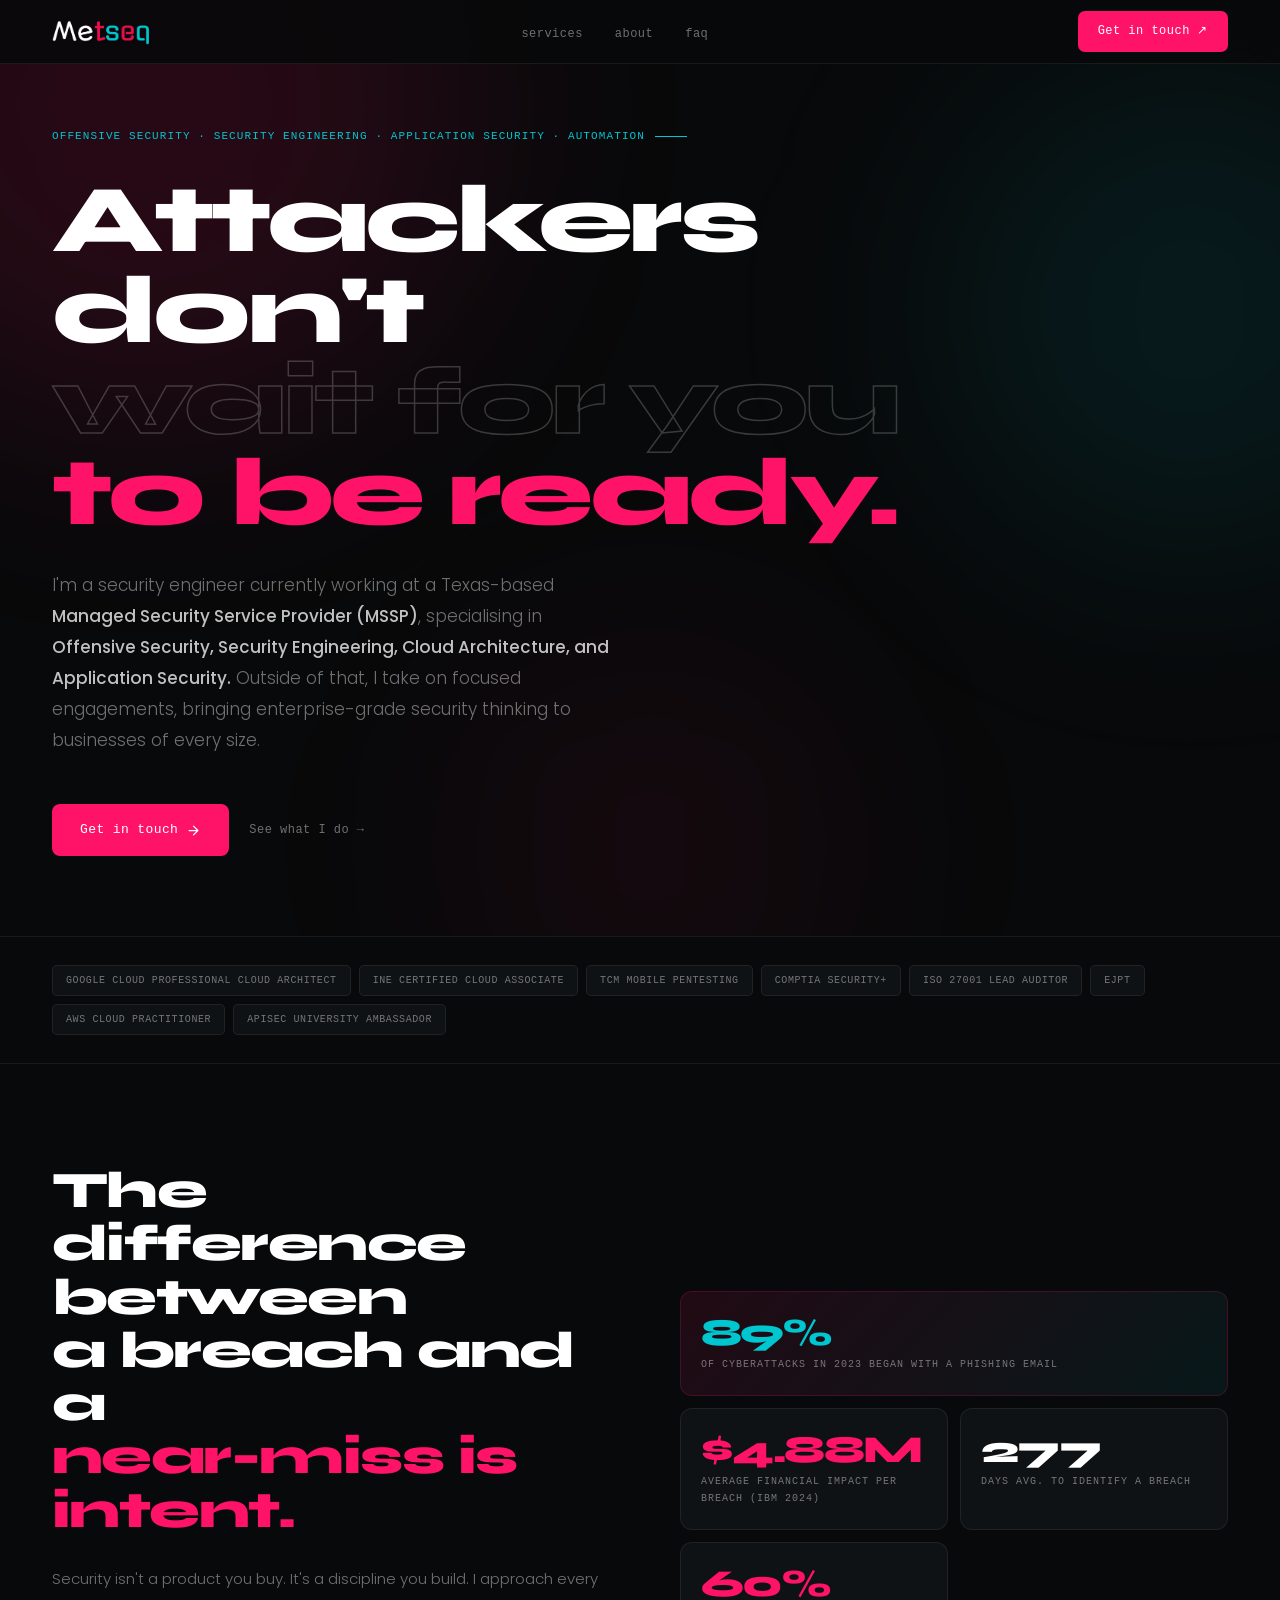
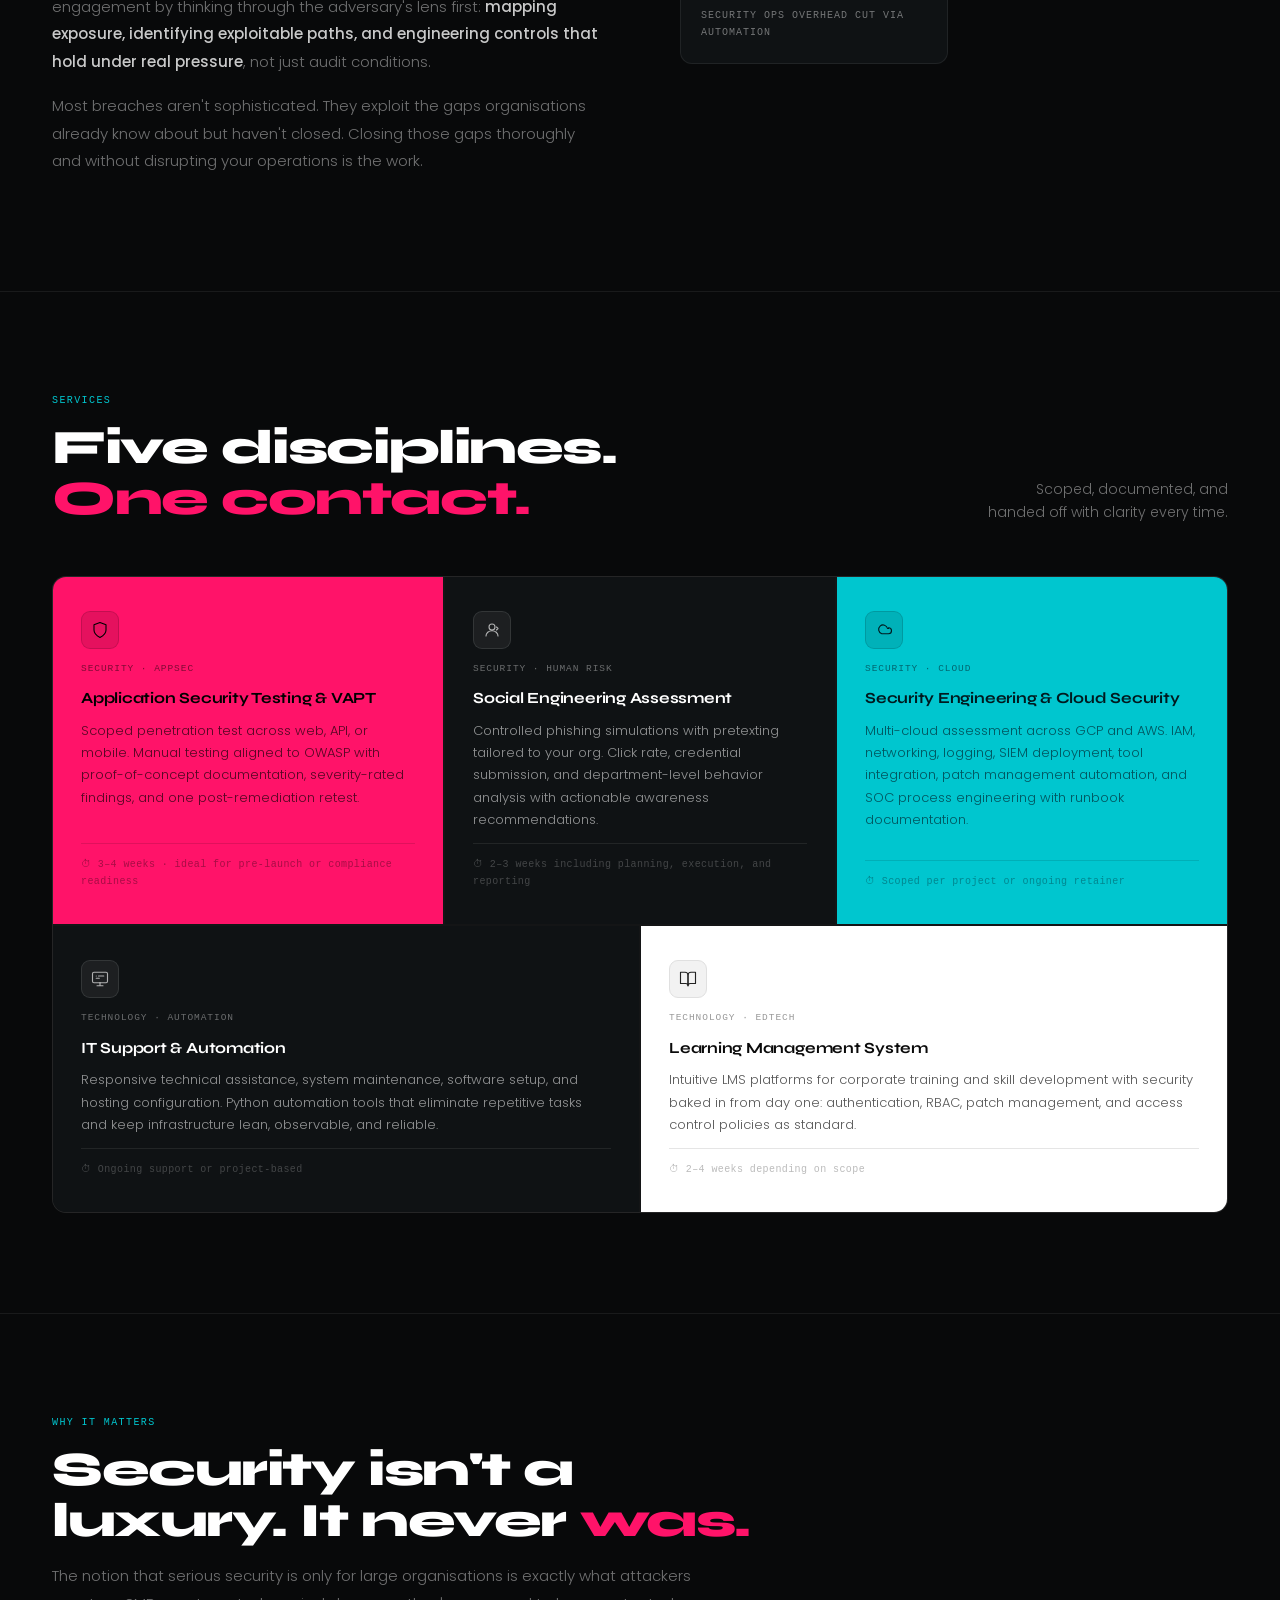
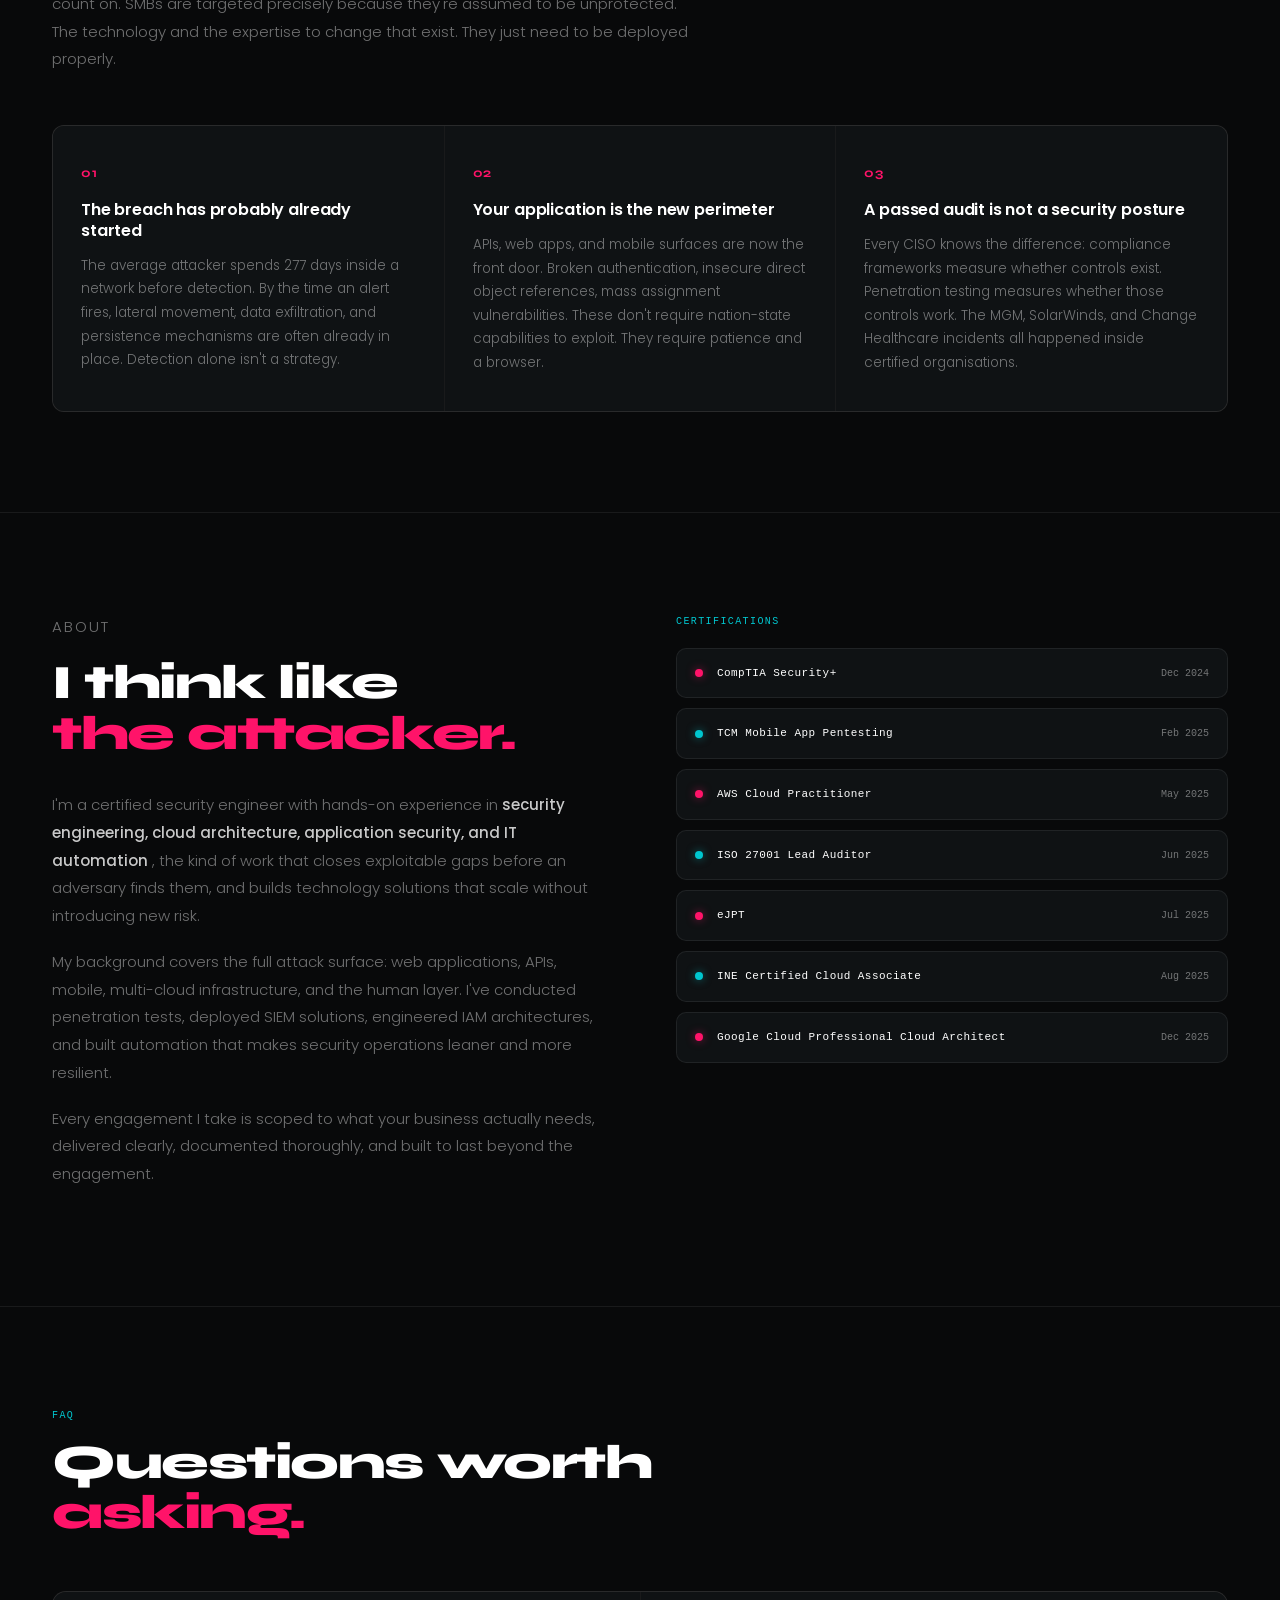
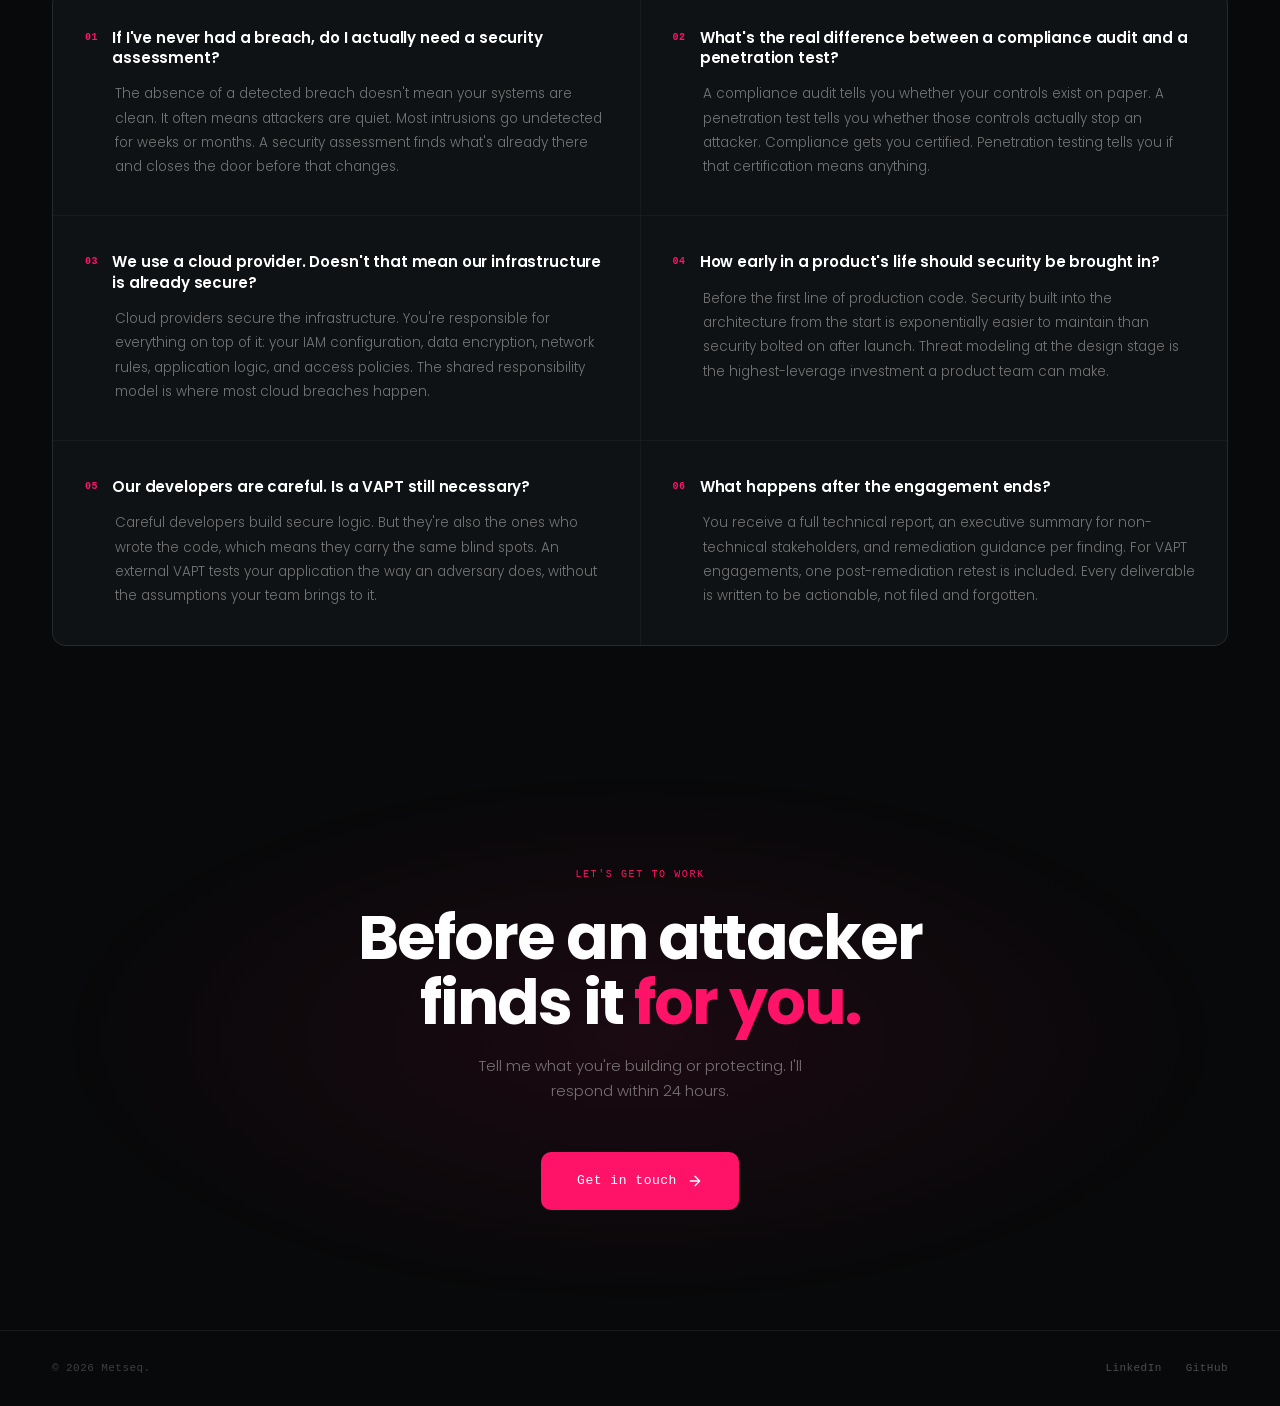
<file: index.html>
<!DOCTYPE html>
<html lang="en">
<head>
  <meta charset="UTF-8" />
  <meta name="viewport" content="width=device-width, initial-scale=1.0" />
  <title>Metseq: Modern Technology Solution and Security</title>
  <meta name="description" content="Modern Technology Solution and Security. Security engineering, cloud architecture, AppSec, and offensive security for companies that build security into everything they do." />
  <link rel="preconnect" href="https://fonts.googleapis.com">
  <link rel="preconnect" href="https://fonts.gstatic.com" crossorigin>
  <link href="https://fonts.googleapis.com/css2?family=Syne:wght@700;800&family=Poppins:wght@300;400;500;600&display=swap" rel="stylesheet">
  <style>
    *, *::before, *::after { box-sizing: border-box; margin: 0; padding: 0; }

    :root {
      --pink: #ff1369;
      --cyan: #00c6cf;
      --black: #08090a;
      --black-2: #0f1214;
      --black-3: #161b1e;
      --white: #ffffff;
      --muted: rgba(255,255,255,0.42);
      --muted-2: rgba(255,255,255,0.16);
      --border: rgba(255,255,255,0.07);
      --font-head: 'Syne', sans-serif;
      --font-pop: 'Poppins', sans-serif;
      --font-body: 'Poppins', sans-serif;
      --font-mono: 'SF Mono', 'Fira Code', 'Fira Mono', 'Roboto Mono', monospace;
    }

    html { scroll-behavior: smooth; }

    body {
      background: var(--black);
      color: var(--white);
      font-family: var(--font-body);
      font-size: 16px;
      line-height: 1.7;
      -webkit-font-smoothing: antialiased;
      overflow-x: hidden;
    }

    /* ── NAV ── */
    nav {
      position: fixed;
      top: 0; left: 0; right: 0;
      z-index: 100;
      display: flex;
      align-items: center;
      justify-content: space-between;
      padding: 0 52px;
      height: 64px;
      border-bottom: 1px solid var(--border);
      background: rgba(8,9,10,0.85);
      backdrop-filter: blur(20px);
    }

    .nav-brand {
      display: flex;
      align-items: center;
      gap: 10px;
      text-decoration: none;
    }

    .nav-logo {
      height: 32px;
      width: auto;
      display: block;
    }

    .nav-logo-text {
      font-family: var(--font-head);
      font-size: 17px;
      font-weight: 800;
      letter-spacing: -0.02em;
      color: var(--white);
    }

    .nav-tagline {
      font-family: var(--font-mono);
      font-size: 9px;
      letter-spacing: 0.06em;
      color: rgba(255,255,255,0.28);
      text-transform: uppercase;
      display: none;
    }

    @media (min-width: 900px) { .nav-tagline { display: block; } }

    .brand-pill {
      height: 20px;
      padding: 0 9px;
      border-radius: 99px;
      background: var(--pink);
      font-family: var(--font-mono);
      font-size: 8.5px;
      font-weight: 500;
      letter-spacing: 0.1em;
      color: #fff;
      display: flex;
      align-items: center;
      text-transform: uppercase;
    }

    .nav-links {
      list-style: none;
      display: flex;
      gap: 32px;
    }

    .nav-links a {
      font-family: var(--font-mono);
      font-size: 12px;
      letter-spacing: 0.04em;
      color: var(--muted);
      text-decoration: none;
      transition: color 0.2s;
    }

    .nav-links a:hover { color: var(--white); }

    .btn-nav {
      font-family: var(--font-mono);
      font-size: 12px;
      font-weight: 500;
      letter-spacing: 0.04em;
      color: #fff;
      background: var(--pink);
      border: none;
      border-radius: 7px;
      padding: 10px 20px;
      cursor: pointer;
      text-decoration: none;
      transition: opacity 0.2s, transform 0.15s;
    }

    .btn-nav:hover { opacity: 0.85; transform: translateY(-1px); }

    /* ── HERO ── */
    .hero {
      position: relative;
      min-height: 100vh;
      display: flex;
      align-items: center;
      padding: 120px 52px 80px;
      overflow: hidden;
    }

    .orb {
      position: absolute;
      border-radius: 50%;
      filter: blur(110px);
      pointer-events: none;
    }

    .orb-1 { width: 650px; height: 650px; top: -220px; left: -180px; background: rgba(255,19,105,0.12); }
    .orb-2 { width: 500px; height: 500px; top: 60px; right: -160px; background: rgba(0,198,207,0.09); }
    .orb-3 { width: 380px; height: 380px; bottom: -100px; left: 36%; background: rgba(255,19,105,0.06); }

    .hero-inner {
      position: relative;
      z-index: 1;
      max-width: 960px;
    }

    .hero-eyebrow {
      display: inline-flex;
      align-items: center;
      gap: 10px;
      font-family: var(--font-mono);
      font-size: 11px;
      letter-spacing: 0.1em;
      text-transform: uppercase;
      color: var(--cyan);
      margin-bottom: 28px;
      opacity: 0;
      animation: fadeUp 0.7s ease forwards;
    }

    .hero-eyebrow::after {
      content: '';
      display: block;
      width: 32px; height: 1px;
      background: var(--cyan);
    }

    .hero-title {
      font-family: var(--font-head);
      font-size: clamp(50px, 8vw, 96px);
      font-weight: 800;
      line-height: 0.95;
      letter-spacing: -0.038em;
      color: var(--white);
      margin-bottom: 32px;
      opacity: 0;
      animation: fadeUp 0.7s ease 0.1s forwards;
    }

    .t-pink { color: var(--pink); }
    .t-cyan { color: var(--cyan); }
    .t-outline {
      color: transparent;
      -webkit-text-stroke: 1.5px rgba(255,255,255,0.2);
    }

    .hero-desc {
      font-family: var(--font-pop);
      font-size: 17px;
      font-weight: 300;
      color: var(--muted);
      max-width: 560px;
      line-height: 1.82;
      margin-bottom: 48px;
      opacity: 0;
      animation: fadeUp 0.7s ease 0.18s forwards;
    }

    .hero-desc strong { color: rgba(255,255,255,0.75); font-weight: 500; }

    .hero-actions {
      display: flex;
      align-items: center;
      gap: 20px;
      flex-wrap: wrap;
      opacity: 0;
      animation: fadeUp 0.7s ease 0.26s forwards;
    }

    .btn-primary {
      display: inline-flex;
      align-items: center;
      gap: 8px;
      font-family: var(--font-mono);
      font-size: 13px;
      font-weight: 500;
      letter-spacing: 0.03em;
      color: #fff;
      background: var(--pink);
      border: none;
      border-radius: 8px;
      padding: 15px 28px;
      cursor: pointer;
      text-decoration: none;
      transition: opacity 0.2s, transform 0.15s, box-shadow 0.25s;
    }

    .btn-primary:hover { opacity: 0.88; transform: translateY(-2px); box-shadow: 0 16px 48px rgba(255,19,105,0.3); }

    .btn-ghost {
      font-family: var(--font-mono);
      font-size: 12px;
      letter-spacing: 0.04em;
      color: var(--muted);
      text-decoration: none;
      transition: color 0.2s;
    }

    .btn-ghost:hover { color: var(--white); }

    /* ── BADGE STRIP ── */
    .badge-strip {
      position: relative;
      z-index: 1;
      display: flex;
      flex-wrap: wrap;
      gap: 8px;
      padding: 28px 52px;
      border-top: 1px solid var(--border);
      border-bottom: 1px solid var(--border);
      opacity: 0;
      animation: fadeUp 0.7s ease 0.34s forwards;
    }

    .badge {
      font-family: var(--font-mono);
      font-size: 10px;
      letter-spacing: 0.06em;
      text-transform: uppercase;
      padding: 6px 13px;
      border-radius: 5px;
      border: 1px solid var(--border);
      color: var(--muted);
      background: var(--black-2);
      transition: border-color 0.2s, color 0.2s;
    }

    .badge:hover { border-color: var(--cyan); color: var(--cyan); }

    /* ── COMPETENCY SECTION ── */
    .competency {
      padding: 100px 52px;
      display: grid;
      grid-template-columns: 1fr 1fr;
      gap: 80px;
      align-items: center;
      border-bottom: 1px solid var(--border);
    }

    .comp-left .section-label { margin-bottom: 16px; }

    .comp-title {
      font-family: var(--font-head);
      font-size: clamp(32px, 4vw, 52px);
      font-weight: 800;
      letter-spacing: -0.03em;
      line-height: 1.04;
      color: var(--white);
      margin-bottom: 28px;
    }

    .comp-title .accent { color: var(--pink); }

    .comp-body {
      font-family: var(--font-pop);
      font-size: 15px;
      font-weight: 300;
      color: var(--muted);
      line-height: 1.85;
      margin-bottom: 16px;
    }

    .comp-body strong { color: rgba(255,255,255,0.78); font-weight: 500; }

    .comp-right {
      display: grid;
      grid-template-columns: 1fr 1fr;
      gap: 12px;
    }

    .comp-card {
      background: var(--black-2);
      border: 1px solid var(--border);
      border-radius: 12px;
      padding: 22px 20px;
      transition: border-color 0.2s, background 0.2s;
    }

    .comp-card:hover { border-color: rgba(255,19,105,0.35); background: var(--black-3); }

    .comp-card:first-child {
      grid-column: span 2;
      background: linear-gradient(135deg, rgba(255,19,105,0.1), rgba(0,198,207,0.08));
      border-color: rgba(255,19,105,0.2);
    }

    .comp-num {
      font-family: var(--font-head);
      font-size: 38px;
      font-weight: 800;
      letter-spacing: -0.04em;
      line-height: 1;
      margin-bottom: 4px;
    }

    .comp-num.pink { color: var(--pink); }
    .comp-num.cyan { color: var(--cyan); }
    .comp-num.white { color: var(--white); }

    .comp-lbl {
      font-family: var(--font-mono);
      font-size: 10px;
      letter-spacing: 0.1em;
      text-transform: uppercase;
      color: var(--muted);
    }

    /* ── DEVSECOPS BANNER ── */
    .devsecops {
      padding: 80px 52px;
      border-bottom: 1px solid var(--border);
      position: relative;
      overflow: hidden;
    }

    .devsecops::before {
      content: '';
      position: absolute;
      inset: 0;
      background: linear-gradient(135deg, rgba(0,198,207,0.04) 0%, transparent 60%);
      pointer-events: none;
    }

    .devsecops-inner {
      max-width: 860px;
    }

    .devsecops-tag {
      font-family: var(--font-mono);
      font-size: 10px;
      letter-spacing: 0.14em;
      text-transform: uppercase;
      color: var(--cyan);
      margin-bottom: 16px;
    }

    .devsecops-title {
      font-family: var(--font-pop);
      font-size: clamp(22px, 3vw, 34px);
      font-weight: 600;
      letter-spacing: -0.02em;
      color: var(--white);
      line-height: 1.25;
      margin-bottom: 20px;
    }

    .devsecops-body {
      font-family: var(--font-pop);
      font-size: 15px;
      font-weight: 300;
      color: var(--muted);
      line-height: 1.85;
      max-width: 720px;
    }

    .devsecops-body strong { color: rgba(255,255,255,0.72); font-weight: 500; }

    .devsecops-pills {
      display: flex;
      flex-wrap: wrap;
      gap: 10px;
      margin-top: 28px;
    }

    .ds-pill {
      font-family: var(--font-mono);
      font-size: 10px;
      letter-spacing: 0.07em;
      text-transform: uppercase;
      padding: 7px 14px;
      border-radius: 6px;
      border: 1px solid rgba(0,198,207,0.25);
      color: var(--cyan);
      background: rgba(0,198,207,0.06);
    }

    /* ── SECTION ── */
    section { position: relative; z-index: 1; padding: 100px 52px; }

    .section-header { display: flex; align-items: flex-end; justify-content: space-between; margin-bottom: 52px; gap: 32px; }

    .section-label {
      font-family: var(--font-mono);
      font-size: 10px;
      letter-spacing: 0.14em;
      text-transform: uppercase;
      color: var(--cyan);
      margin-bottom: 14px;
    }

    .section-title {
      font-family: var(--font-head);
      font-size: clamp(30px, 4vw, 48px);
      font-weight: 800;
      letter-spacing: -0.03em;
      color: var(--white);
      line-height: 1.05;
    }

    .section-title .accent { color: var(--pink); }
    .section-sub { font-family: var(--font-pop); font-size: 14px; font-weight: 300; color: var(--muted); max-width: 240px; text-align: right; line-height: 1.65; }

    /* ── SERVICES GRID: 5 cards, 3+2 layout ── */
    .services-grid {
      display: grid;
      grid-template-columns: repeat(6, 1fr);
      gap: 2px;
      background: rgba(255,255,255,0.05);
      border-radius: 14px;
      overflow: hidden;
      border: 1px solid var(--border);
    }

    .service-card {
      padding: 34px 28px;
      display: flex;
      flex-direction: column;
      gap: 12px;
      transition: transform 0.22s, filter 0.22s;
      cursor: default;
      position: relative;
      z-index: 1;
    }

    /* Row 1: 3 cards each span 2 of 6 cols */
    .service-card:nth-child(1),
    .service-card:nth-child(2),
    .service-card:nth-child(3) { grid-column: span 2; }

    /* Row 2: 2 cards each span 3 of 6 cols */
    .service-card:nth-child(4),
    .service-card:nth-child(5) { grid-column: span 3; }

    .service-card:hover { transform: scale(1.016); filter: brightness(1.08); z-index: 2; }

    .sc-pink  { background: var(--pink); }
    .sc-black { background: var(--black-2); }
    .sc-cyan  { background: var(--cyan); }
    .sc-white { background: var(--white); }

    /* black text on pink */
    .sc-pink .s-type { color: rgba(0,0,0,0.5); }
    .sc-pink .s-name { color: #000; }
    .sc-pink .s-desc { color: rgba(0,0,0,0.68); }
    .sc-pink .s-dur  { color: rgba(0,0,0,0.35); border-color: rgba(0,0,0,0.12); }
    .sc-pink .s-icon { background: rgba(0,0,0,0.1); border-color: rgba(0,0,0,0.15); }
    .sc-pink .s-icon svg { stroke: #000; }

    /* white text on black */
    .sc-black .s-type { color: rgba(255,255,255,0.38); }
    .sc-black .s-name { color: #fff; }
    .sc-black .s-desc { color: rgba(255,255,255,0.55); }
    .sc-black .s-dur  { color: rgba(255,255,255,0.22); border-color: rgba(255,255,255,0.08); }
    .sc-black .s-icon { background: rgba(255,255,255,0.06); border-color: rgba(255,255,255,0.1); }
    .sc-black .s-icon svg { stroke: rgba(255,255,255,0.65); }

    /* dark text on cyan */
    .sc-cyan .s-type { color: rgba(0,40,50,0.6); }
    .sc-cyan .s-name { color: #001a1f; }
    .sc-cyan .s-desc { color: rgba(0,40,50,0.72); }
    .sc-cyan .s-dur  { color: rgba(0,40,50,0.4); border-color: rgba(0,40,50,0.15); }
    .sc-cyan .s-icon { background: rgba(0,0,0,0.1); border-color: rgba(0,0,0,0.14); }
    .sc-cyan .s-icon svg { stroke: #001a1f; }

    /* dark text on white */
    .sc-white .s-type { color: #999; }
    .sc-white .s-name { color: #0a0a0a; }
    .sc-white .s-desc { color: #555; }
    .sc-white .s-dur  { color: #bbb; border-color: #e5e5e5; }
    .sc-white .s-icon { background: #f2f2f2; border-color: #e0e0e0; }
    .sc-white .s-icon svg { stroke: #222; }

    .s-icon { width: 38px; height: 38px; border-radius: 9px; display: flex; align-items: center; justify-content: center; flex-shrink: 0; border: 1px solid transparent; }
    .s-icon svg { width: 18px; height: 18px; fill: none; stroke-width: 1.5; stroke-linecap: round; stroke-linejoin: round; }
    .s-type { font-family: var(--font-mono); font-size: 9.5px; letter-spacing: 0.1em; text-transform: uppercase; }
    .s-name { font-family: var(--font-head); font-size: 15.5px; font-weight: 700; letter-spacing: -0.015em; line-height: 1.2; }
    .s-desc { font-family: var(--font-pop); font-size: 13px; font-weight: 300; line-height: 1.72; flex: 1; }
    .s-dur  { font-family: var(--font-mono); font-size: 10px; letter-spacing: 0.04em; padding-top: 12px; border-top: 1px solid transparent; }

    /* ── WHY SECURITY SECTION ── */
    .why-security {
      padding: 100px 52px;
      border-top: 1px solid var(--border);
      border-bottom: 1px solid var(--border);
    }

    .why-grid {
      display: grid;
      grid-template-columns: repeat(3, 1fr);
      gap: 1px;
      background: var(--border);
      border: 1px solid var(--border);
      border-radius: 12px;
      overflow: hidden;
      margin-top: 52px;
    }

    .why-card {
      background: var(--black-2);
      padding: 36px 28px;
      transition: background 0.2s;
    }

    .why-card:hover { background: var(--black-3); }

    .why-num {
      font-family: var(--font-head);
      font-size: 13px;
      font-weight: 700;
      color: var(--pink);
      margin-bottom: 16px;
      letter-spacing: 0.05em;
    }

    .why-title {
      font-family: var(--font-pop);
      font-size: 16px;
      font-weight: 600;
      color: var(--white);
      letter-spacing: -0.01em;
      line-height: 1.3;
      margin-bottom: 12px;
    }

    .why-body {
      font-family: var(--font-pop);
      font-size: 13.5px;
      font-weight: 300;
      color: var(--muted);
      line-height: 1.75;
    }

    /* ── ABOUT ── */
    .about-grid { display: grid; grid-template-columns: 1fr 1fr; gap: 72px; align-items: start; }

    .about-left p {
      font-family: var(--font-pop);
      font-size: 15px;
      font-weight: 300;
      color: var(--muted);
      line-height: 1.85;
      margin-bottom: 18px;
    }

    .about-left p strong { color: rgba(255,255,255,0.78); font-weight: 500; }

    .about-right { display: flex; flex-direction: column; gap: 10px; }

    .cert-card { display: flex; align-items: center; gap: 14px; padding: 15px 18px; border-radius: 10px; background: var(--black-2); border: 1px solid var(--border); transition: border-color 0.2s; }
    .cert-card:hover { border-color: var(--pink); }

    .cert-dot { width: 8px; height: 8px; border-radius: 50%; flex-shrink: 0; }
    .cert-dot.pink { background: var(--pink); box-shadow: 0 0 8px rgba(255,19,105,0.5); }
    .cert-dot.cyan { background: var(--cyan); box-shadow: 0 0 8px rgba(0,198,207,0.5); }

    .cert-name { font-family: var(--font-mono); font-size: 11px; letter-spacing: 0.04em; color: var(--white); }
    .cert-year { margin-left: auto; font-family: var(--font-mono); font-size: 10px; color: var(--muted); }

    /* ── FAQ ── */
    .faq-section { padding: 100px 52px; border-top: 1px solid var(--border); }

    .faq-grid {
      display: grid;
      grid-template-columns: 1fr 1fr;
      gap: 1px;
      background: var(--border);
      border: 1px solid var(--border);
      border-radius: 14px;
      overflow: hidden;
      margin-top: 52px;
    }

    .faq-item {
      background: var(--black-2);
      padding: 36px 32px;
      transition: background 0.2s;
      cursor: pointer;
    }

    .faq-item:hover { background: var(--black-3); }

    .faq-q {
      font-family: var(--font-pop);
      font-size: 15px;
      font-weight: 600;
      color: var(--white);
      letter-spacing: -0.01em;
      line-height: 1.35;
      margin-bottom: 14px;
      display: flex;
      gap: 14px;
      align-items: flex-start;
    }

    .faq-q::before {
      content: attr(data-n);
      font-family: var(--font-mono);
      font-size: 10px;
      color: var(--pink);
      flex-shrink: 0;
      margin-top: 3px;
      letter-spacing: 0.06em;
    }

    .faq-a {
      font-family: var(--font-pop);
      font-size: 13.5px;
      font-weight: 300;
      color: var(--muted);
      line-height: 1.8;
      padding-left: 30px;
    }

    /* ── CTA ── */
    .cta-section { padding: 120px 52px; text-align: center; position: relative; overflow: hidden; }
    .cta-section::before { content: ''; position: absolute; inset: 0; background: radial-gradient(ellipse 65% 65% at 50% 50%, rgba(255,19,105,0.08) 0%, transparent 70%); pointer-events: none; }

    .cta-label { font-family: var(--font-mono); font-size: 10px; letter-spacing: 0.16em; text-transform: uppercase; color: var(--pink); margin-bottom: 22px; }

    .cta-title {
      font-family: var(--font-pop);
      font-size: clamp(36px, 5vw, 62px);
      font-weight: 700;
      letter-spacing: -0.03em;
      line-height: 1.05;
      color: var(--white);
      max-width: 680px;
      margin: 0 auto 18px;
    }

    .cta-sub { font-family: var(--font-pop); font-size: 15px; font-weight: 300; color: var(--muted); max-width: 380px; margin: 0 auto 48px; }

    .btn-cta-lg { display: inline-flex; align-items: center; gap: 10px; font-family: var(--font-mono); font-size: 13px; font-weight: 500; letter-spacing: 0.04em; color: #fff; background: var(--pink); border: none; border-radius: 10px; padding: 18px 36px; cursor: pointer; text-decoration: none; transition: opacity 0.2s, transform 0.18s, box-shadow 0.25s; }
    .btn-cta-lg:hover { opacity: 0.88; transform: translateY(-3px); box-shadow: 0 20px 60px rgba(255,19,105,0.28); }
    .btn-cta-lg svg { width: 16px; height: 16px; stroke: currentColor; fill: none; stroke-width: 2; stroke-linecap: round; stroke-linejoin: round; }

    /* ── FOOTER ── */
    footer { border-top: 1px solid var(--border); padding: 28px 52px; display: flex; align-items: center; justify-content: space-between; }
    .foot-left { font-family: var(--font-mono); font-size: 11px; color: rgba(255,255,255,0.22); letter-spacing: 0.04em; }
    .foot-right { display: flex; gap: 24px; }
    .foot-right a { font-family: var(--font-mono); font-size: 11px; letter-spacing: 0.04em; color: rgba(255,255,255,0.28); text-decoration: none; transition: color 0.2s; }
    .foot-right a:hover { color: var(--pink); }

    /* ── ANIMATIONS ── */
    @keyframes fadeUp {
      from { opacity: 0; transform: translateY(20px); }
      to   { opacity: 1; transform: translateY(0); }
    }

    .reveal { opacity: 0; transform: translateY(22px); transition: opacity 0.65s ease, transform 0.65s ease; }
    .reveal.visible { opacity: 1; transform: translateY(0); }

    /* ── LMS CARD ── */
    .lms-card {
      grid-column: span 6 !important;
      display: grid;
      grid-template-columns: 1fr 1fr;
      gap: 28px;
      align-items: start;
    }

    /* ── RESPONSIVE ── */

    /* Large tablet / small desktop */
    @media (max-width: 1100px) {
      .competency { grid-template-columns: 1fr; gap: 48px; }
      .comp-right { grid-template-columns: repeat(4, 1fr); }
      .comp-card:first-child { grid-column: span 4; }
    }

    /* Tablet */
    @media (max-width: 860px) {
      nav { padding: 0 20px; }
      .nav-links { display: none; }
      .nav-tagline { display: none !important; }

      .hero { padding: 100px 24px 56px; }
      .hero-title { font-size: clamp(40px, 9vw, 68px); }
      .hero-desc { font-size: 15px; max-width: 100%; }

      .badge-strip { padding: 20px 24px; gap: 7px; }
      .badge { font-size: 9px; padding: 5px 10px; }

      .competency { padding: 64px 24px; grid-template-columns: 1fr; gap: 40px; }
      .comp-title { font-size: clamp(28px, 5vw, 40px); }
      .comp-right { grid-template-columns: 1fr 1fr; gap: 10px; }
      .comp-card:first-child { grid-column: span 2; }
      .comp-num { font-size: 30px; }

      section { padding: 64px 24px; }
      .why-security { padding: 64px 24px; }
      .faq-section { padding: 64px 24px; }

      .section-header { flex-direction: column; align-items: flex-start; gap: 12px; margin-bottom: 36px; }
      .section-sub { text-align: left; max-width: 100%; }

      .services-grid { grid-template-columns: 1fr 1fr; gap: 2px; }
      .service-card:nth-child(1),
      .service-card:nth-child(2),
      .service-card:nth-child(3),
      .service-card:nth-child(4) { grid-column: span 1; }
      .service-card:nth-child(5) { grid-column: span 2; }
      .lms-card { grid-column: span 2 !important; grid-template-columns: 1fr !important; gap: 16px !important; }

      .why-grid { grid-template-columns: 1fr; gap: 1px; }

      .about-grid { grid-template-columns: 1fr; gap: 48px; }

      .faq-grid { grid-template-columns: 1fr; }

      .cta-section { padding: 80px 24px; }
      .cta-title { font-size: clamp(30px, 7vw, 52px); }

      footer { padding: 24px; flex-direction: column; gap: 12px; text-align: center; }
    }

    /* Mobile */
    @media (max-width: 560px) {
      .hero { padding: 88px 18px 48px; }
      .hero-title { font-size: clamp(36px, 11vw, 52px); line-height: 1.0; }
      .hero-desc { font-size: 14px; margin-bottom: 32px; }
      .hero-actions { flex-direction: column; align-items: flex-start; gap: 14px; }
      .btn-primary { width: 100%; justify-content: center; }

      .badge-strip { padding: 16px 18px; gap: 6px; }

      .competency { padding: 52px 18px; }
      .comp-right { grid-template-columns: 1fr 1fr; gap: 8px; }
      .comp-card { padding: 16px 14px; }
      .comp-card:first-child { grid-column: span 2; }
      .comp-num { font-size: 26px; }
      .comp-lbl { font-size: 9px; }

      section { padding: 52px 18px; }
      .why-security { padding: 52px 18px; }
      .faq-section { padding: 52px 18px; }

      .services-grid { grid-template-columns: 1fr; gap: 2px; }
      .service-card:nth-child(1),
      .service-card:nth-child(2),
      .service-card:nth-child(3),
      .service-card:nth-child(4),
      .service-card:nth-child(5) { grid-column: span 1; }
      .lms-card { grid-column: span 1 !important; grid-template-columns: 1fr !important; gap: 12px !important; }

      .service-card { padding: 24px 20px; }

      .why-card { padding: 28px 20px; }

      .faq-item { padding: 28px 20px; }
      .faq-q { font-size: 14px; }
      .faq-a { font-size: 13px; padding-left: 22px; }

      .about-grid { gap: 36px; }
      .cert-card { padding: 13px 14px; }
      .cert-name { font-size: 10px; }

      .cta-section { padding: 64px 18px; }
      .cta-title { font-size: clamp(28px, 10vw, 44px); }
      .cta-sub { font-size: 14px; }
      .btn-cta-lg { width: 100%; justify-content: center; padding: 16px 24px; }

      footer { padding: 20px 18px; }
    }
  </style>
</head>
<body>

  <!-- NAV -->
  <nav>
    <a href="#" class="nav-brand">
      <img src="./images/metseq_logodark.png" alt="Metseq" class="nav-logo">
    </a>
    <ul class="nav-links">
      <li><a href="#services">services</a></li>
      <li><a href="#about">about</a></li>
      <li><a href="#faq">faq</a></li>
    </ul>
    <a href="https://forms.zohopublic.com/amarismet1/form/Requestacallback/formperma/AwMfyUs2xkZwPQooG8F6fjPX1EoIVQbbxq2AR18FlzU" class="btn-nav">Get in touch ↗</a>
  </nav>

  <!-- HERO -->
  <div class="hero">
    <div class="orb orb-1"></div>
    <div class="orb orb-2"></div>
    <div class="orb orb-3"></div>
    <div class="hero-inner">
      <p class="hero-eyebrow">Offensive Security · Security Engineering · Application Security · Automation</p>
      <h1 class="hero-title">
        Attackers don't<br>
        <span class="t-outline">wait for you</span><br>
        <span class="t-pink">to be ready.</span>
      </h1>
      <p class="hero-desc">
        I'm a security engineer currently working at a Texas-based <strong>Managed Security Service Provider (MSSP)</strong>, specialising in <strong>Offensive Security, Security Engineering, Cloud Architecture, and Application Security.</strong> Outside of that, I take on focused engagements, bringing enterprise-grade security thinking to businesses of every size.
      </p>
      <div class="hero-actions">
        <a href="https://forms.zohopublic.com/amarismet1/form/Requestacallback/formperma/AwMfyUs2xkZwPQooG8F6fjPX1EoIVQbbxq2AR18FlzU" class="btn-primary">
          Get in touch
          <svg viewBox="0 0 24 24" style="width:15px;height:15px;stroke:currentColor;fill:none;stroke-width:2;stroke-linecap:round;stroke-linejoin:round;"><path d="M5 12h14M12 5l7 7-7 7"/></svg>
        </a>
        <a href="#services" class="btn-ghost">See what I do →</a>
      </div>
    </div>
  </div>

  <!-- BADGE STRIP -->
  <div class="badge-strip">
    <span class="badge">Google Cloud Professional Cloud Architect</span>
    <span class="badge">INE Certified Cloud Associate</span>
    <span class="badge">TCM Mobile Pentesting</span>
    <span class="badge">CompTIA Security+</span>
    <span class="badge">ISO 27001 Lead Auditor</span>
    <span class="badge">eJPT</span>
    <span class="badge">AWS Cloud Practitioner</span>
    <span class="badge">APIsec University Ambassador</span>
  </div>

  <!-- COMPETENCY -->
  <div class="competency reveal">
    <div class="comp-left">
      <h2 class="comp-title">The difference between<br>a breach and a<br><span class="accent">near-miss is intent.</span></h2>
      <p class="comp-body">Security isn't a product you buy. It's a discipline you build. I approach every engagement by thinking through the adversary's lens first: <strong>mapping exposure, identifying exploitable paths, and engineering controls that hold under real pressure</strong>, not just audit conditions.</p>
      <p class="comp-body">Most breaches aren't sophisticated. They exploit the gaps organisations already know about but haven't closed. Closing those gaps thoroughly and without disrupting your operations is the work.</p>
    </div>
    <div class="comp-right">
      <div class="comp-card">
        <div class="comp-num cyan">89%</div>
        <div class="comp-lbl">of cyberattacks in 2023 began with a phishing email</div>
      </div>
      <div class="comp-card">
        <div class="comp-num pink">$4.88M</div>
        <div class="comp-lbl">Average financial impact per breach (IBM 2024)</div>
      </div>
      <div class="comp-card">
        <div class="comp-num white">277</div>
        <div class="comp-lbl">Days avg. to identify a breach</div>
      </div>
      <div class="comp-card">
        <div class="comp-num pink">60%</div>
        <div class="comp-lbl">Security ops overhead cut via automation</div>
      </div>
    </div>
  </div>

  <!-- SERVICES -->
  <section id="services">
    <div class="section-header reveal">
      <div>
        <p class="section-label">Services</p>
        <h2 class="section-title">Five disciplines.<br><span class="accent">One contact.</span></h2>
      </div>
      <p class="section-sub">Scoped, documented, and handed off with clarity every time.</p>
    </div>

    <div class="services-grid reveal">

      <div class="service-card sc-pink">
        <div class="s-icon"><svg viewBox="0 0 24 24"><path d="M12 22s8-4 8-10V5l-8-3-8 3v7c0 6 8 10 8 10z"/></svg></div>
        <p class="s-type">Security · AppSec</p>
        <p class="s-name">Application Security Testing &amp; VAPT</p>
        <p class="s-desc">Scoped penetration test across web, API, or mobile. Manual testing aligned to OWASP with proof-of-concept documentation, severity-rated findings, and one post-remediation retest.</p>
        <p class="s-dur">⏱ 3–4 weeks · ideal for pre-launch or compliance readiness</p>
      </div>

      <div class="service-card sc-black">
        <div class="s-icon"><svg viewBox="0 0 24 24"><circle cx="12" cy="8" r="4"/><path d="M4 20c0-4 3.6-7 8-7s8 3 8 7"/><path d="M18 8l2 2-2 2"/></svg></div>
        <p class="s-type">Security · Human Risk</p>
        <p class="s-name">Social Engineering Assessment</p>
        <p class="s-desc">Controlled phishing simulations with pretexting tailored to your org. Click rate, credential submission, and department-level behavior analysis with actionable awareness recommendations.</p>
        <p class="s-dur">⏱ 2–3 weeks including planning, execution, and reporting</p>
      </div>

      <div class="service-card sc-cyan">
        <div class="s-icon"><svg viewBox="0 0 24 24"><path d="M18 10h-1.3A6 6 0 1 0 9 17H18a4 4 0 0 0 0-8z"/></svg></div>
        <p class="s-type">Security · Cloud</p>
        <p class="s-name">Security Engineering &amp; Cloud Security</p>
        <p class="s-desc">Multi-cloud assessment across GCP and AWS. IAM, networking, logging, SIEM deployment, tool integration, patch management automation, and SOC process engineering with runbook documentation.</p>
        <p class="s-dur">⏱ Scoped per project or ongoing retainer</p>
      </div>

      <div class="service-card sc-black">
        <div class="s-icon"><svg viewBox="0 0 24 24"><rect x="2" y="3" width="20" height="14" rx="2"/><path d="M8 21h8M12 17v4"/><path d="M7 8h.01M10 8h7"/><path d="M7 11h4"/></svg></div>
        <p class="s-type">Technology · Automation</p>
        <p class="s-name">IT Support &amp; Automation</p>
        <p class="s-desc">Responsive technical assistance, system maintenance, software setup, and hosting configuration. Python automation tools that eliminate repetitive tasks and keep infrastructure lean, observable, and reliable.</p>
        <p class="s-dur">⏱ Ongoing support or project-based</p>
      </div>

      <div class="service-card sc-white">
        <div class="s-icon"><svg viewBox="0 0 24 24"><path d="M2 3h6a4 4 0 0 1 4 4v14a3 3 0 0 0-3-3H2z"/><path d="M22 3h-6a4 4 0 0 0-4 4v14a3 3 0 0 1 3-3h7z"/></svg></div>
        <p class="s-type">Technology · EdTech</p>
        <p class="s-name">Learning Management System</p>
        <p class="s-desc">Intuitive LMS platforms for corporate training and skill development with security baked in from day one: authentication, RBAC, patch management, and access control policies as standard.</p>
        <p class="s-dur">⏱ 2–4 weeks depending on scope</p>
      </div>

    </div>
  </section>

  <!-- WHY SECURITY MATTERS -->
  <div class="why-security reveal">
    <p class="section-label">Why it matters</p>
    <h2 class="section-title">Security isn't a<br>luxury. It never <span class="accent">was.</span></h2>
    <p style="font-family:var(--font-pop);font-size:15px;font-weight:300;color:var(--muted);max-width:640px;line-height:1.85;margin-top:16px;">The notion that serious security is only for large organisations is exactly what attackers count on. SMBs are targeted precisely because they're assumed to be unprotected. The technology and the expertise to change that exist. They just need to be deployed properly.</p>

    <div class="why-grid">
      <div class="why-card">
        <p class="why-num">01</p>
        <p class="why-title">The breach has probably already started</p>
        <p class="why-body">The average attacker spends 277 days inside a network before detection. By the time an alert fires, lateral movement, data exfiltration, and persistence mechanisms are often already in place. Detection alone isn't a strategy.</p>
      </div>
      <div class="why-card">
        <p class="why-num">02</p>
        <p class="why-title">Your application is the new perimeter</p>
        <p class="why-body">APIs, web apps, and mobile surfaces are now the front door. Broken authentication, insecure direct object references, mass assignment vulnerabilities. These don't require nation-state capabilities to exploit. They require patience and a browser.</p>
      </div>
      <div class="why-card">
        <p class="why-num">03</p>
        <p class="why-title">A passed audit is not a security posture</p>
        <p class="why-body">Every CISO knows the difference: compliance frameworks measure whether controls exist. Penetration testing measures whether those controls work. The MGM, SolarWinds, and Change Healthcare incidents all happened inside certified organisations.</p>
      </div>
    </div>
  </div>

  <!-- ABOUT -->
  <section id="about">
    <div class="about-grid">
      <div class="about-left reveal">
        <p class="section-label">About</p>
        <h2 class="section-title" style="margin-bottom:32px;">I think like<br><span class="accent">the attacker.</span></h2>
        <p>I'm a certified security engineer with hands-on experience in <strong>security engineering, cloud architecture, application security, and IT automation</strong> , the kind of work that closes exploitable gaps before an adversary finds them, and builds technology solutions that scale without introducing new risk.</p>
        <p>My background covers the full attack surface: web applications, APIs, mobile, multi-cloud infrastructure, and the human layer. I've conducted penetration tests, deployed SIEM solutions, engineered IAM architectures, and built automation that makes security operations leaner and more resilient.</p>
        <p>Every engagement I take is scoped to what your business actually needs, delivered clearly, documented thoroughly, and built to last beyond the engagement.</p>
      </div>
      <div class="about-right reveal">
        <p class="section-label" style="margin-bottom:8px;">Certifications</p>
        <div class="cert-card"><span class="cert-dot pink"></span><span class="cert-name">CompTIA Security+</span><span class="cert-year">Dec 2024</span></div>
        <div class="cert-card"><span class="cert-dot cyan"></span><span class="cert-name">TCM Mobile App Pentesting</span><span class="cert-year">Feb 2025</span></div>
        <div class="cert-card"><span class="cert-dot pink"></span><span class="cert-name">AWS Cloud Practitioner</span><span class="cert-year">May 2025</span></div>
        <div class="cert-card"><span class="cert-dot cyan"></span><span class="cert-name">ISO 27001 Lead Auditor</span><span class="cert-year">Jun 2025</span></div>
        <div class="cert-card"><span class="cert-dot pink"></span><span class="cert-name">eJPT</span><span class="cert-year">Jul 2025</span></div>
        <div class="cert-card"><span class="cert-dot cyan"></span><span class="cert-name">INE Certified Cloud Associate</span><span class="cert-year">Aug 2025</span></div>
        <div class="cert-card"><span class="cert-dot pink"></span><span class="cert-name">Google Cloud Professional Cloud Architect</span><span class="cert-year">Dec 2025</span></div>
      </div>
    </div>
  </section>

  <!-- FAQ -->
  <section class="faq-section" id="faq">
    <div class="section-header reveal">
      <div>
        <p class="section-label">FAQ</p>
        <h2 class="section-title">Questions worth<br><span class="accent">asking.</span></h2>
      </div>
    </div>

    <div class="faq-grid reveal">

      <div class="faq-item">
        <p class="faq-q" data-n="01">If I've never had a breach, do I actually need a security assessment?</p>
        <p class="faq-a">The absence of a detected breach doesn't mean your systems are clean. It often means attackers are quiet. Most intrusions go undetected for weeks or months. A security assessment finds what's already there and closes the door before that changes.</p>
      </div>

      <div class="faq-item">
        <p class="faq-q" data-n="02">What's the real difference between a compliance audit and a penetration test?</p>
        <p class="faq-a">A compliance audit tells you whether your controls exist on paper. A penetration test tells you whether those controls actually stop an attacker. Compliance gets you certified. Penetration testing tells you if that certification means anything.</p>
      </div>

      <div class="faq-item">
        <p class="faq-q" data-n="03">We use a cloud provider. Doesn't that mean our infrastructure is already secure?</p>
        <p class="faq-a">Cloud providers secure the infrastructure. You're responsible for everything on top of it: your IAM configuration, data encryption, network rules, application logic, and access policies. The shared responsibility model is where most cloud breaches happen.</p>
      </div>

      <div class="faq-item">
        <p class="faq-q" data-n="04">How early in a product's life should security be brought in?</p>
        <p class="faq-a">Before the first line of production code. Security built into the architecture from the start is exponentially easier to maintain than security bolted on after launch. Threat modeling at the design stage is the highest-leverage investment a product team can make.</p>
      </div>

      <div class="faq-item">
        <p class="faq-q" data-n="05">Our developers are careful. Is a VAPT still necessary?</p>
        <p class="faq-a">Careful developers build secure logic. But they're also the ones who wrote the code, which means they carry the same blind spots. An external VAPT tests your application the way an adversary does, without the assumptions your team brings to it.</p>
      </div>

      <div class="faq-item">
        <p class="faq-q" data-n="06">What happens after the engagement ends?</p>
        <p class="faq-a">You receive a full technical report, an executive summary for non-technical stakeholders, and remediation guidance per finding. For VAPT engagements, one post-remediation retest is included. Every deliverable is written to be actionable, not filed and forgotten.</p>
      </div>

    </div>
  </section>

  <!-- CTA -->
  <section class="cta-section" id="contact">
    <p class="cta-label reveal">Let's get to work</p>
    <h2 class="cta-title reveal">Before an attacker<br>finds it <span class="t-pink">for you.</span></h2>
    <p class="cta-sub reveal">Tell me what you're building or protecting. I'll respond within 24 hours.</p>
    <a href="https://forms.zohopublic.com/amarismet1/form/Requestacallback/formperma/AwMfyUs2xkZwPQooG8F6fjPX1EoIVQbbxq2AR18FlzU" target="_blank" rel="noopener" class="btn-cta-lg reveal">
      Get in touch
      <svg viewBox="0 0 24 24"><path d="M5 12h14M12 5l7 7-7 7"/></svg>
    </a>
  </section>

  <!-- FOOTER -->
  <footer>
    <div class="foot-left">© 2026 Metseq.</div>
    <div class="foot-right">
      <a href="https://linkedin.com/in/sylvesterbaruch" target="_blank" rel="noopener">LinkedIn</a>
      <a href="https://github.com/5urg3on/portsec" target="_blank" rel="noopener">GitHub</a>
    </div>
  </footer>

  <script>
    const io = new IntersectionObserver((entries) => {
      entries.forEach((e, i) => {
        if (e.isIntersecting) {
          setTimeout(() => e.target.classList.add('visible'), i * 80);
          io.unobserve(e.target);
        }
      });
    }, { threshold: 0.07 });
    document.querySelectorAll('.reveal').forEach(el => io.observe(el));
  </script>
</body>
</html>
</file>
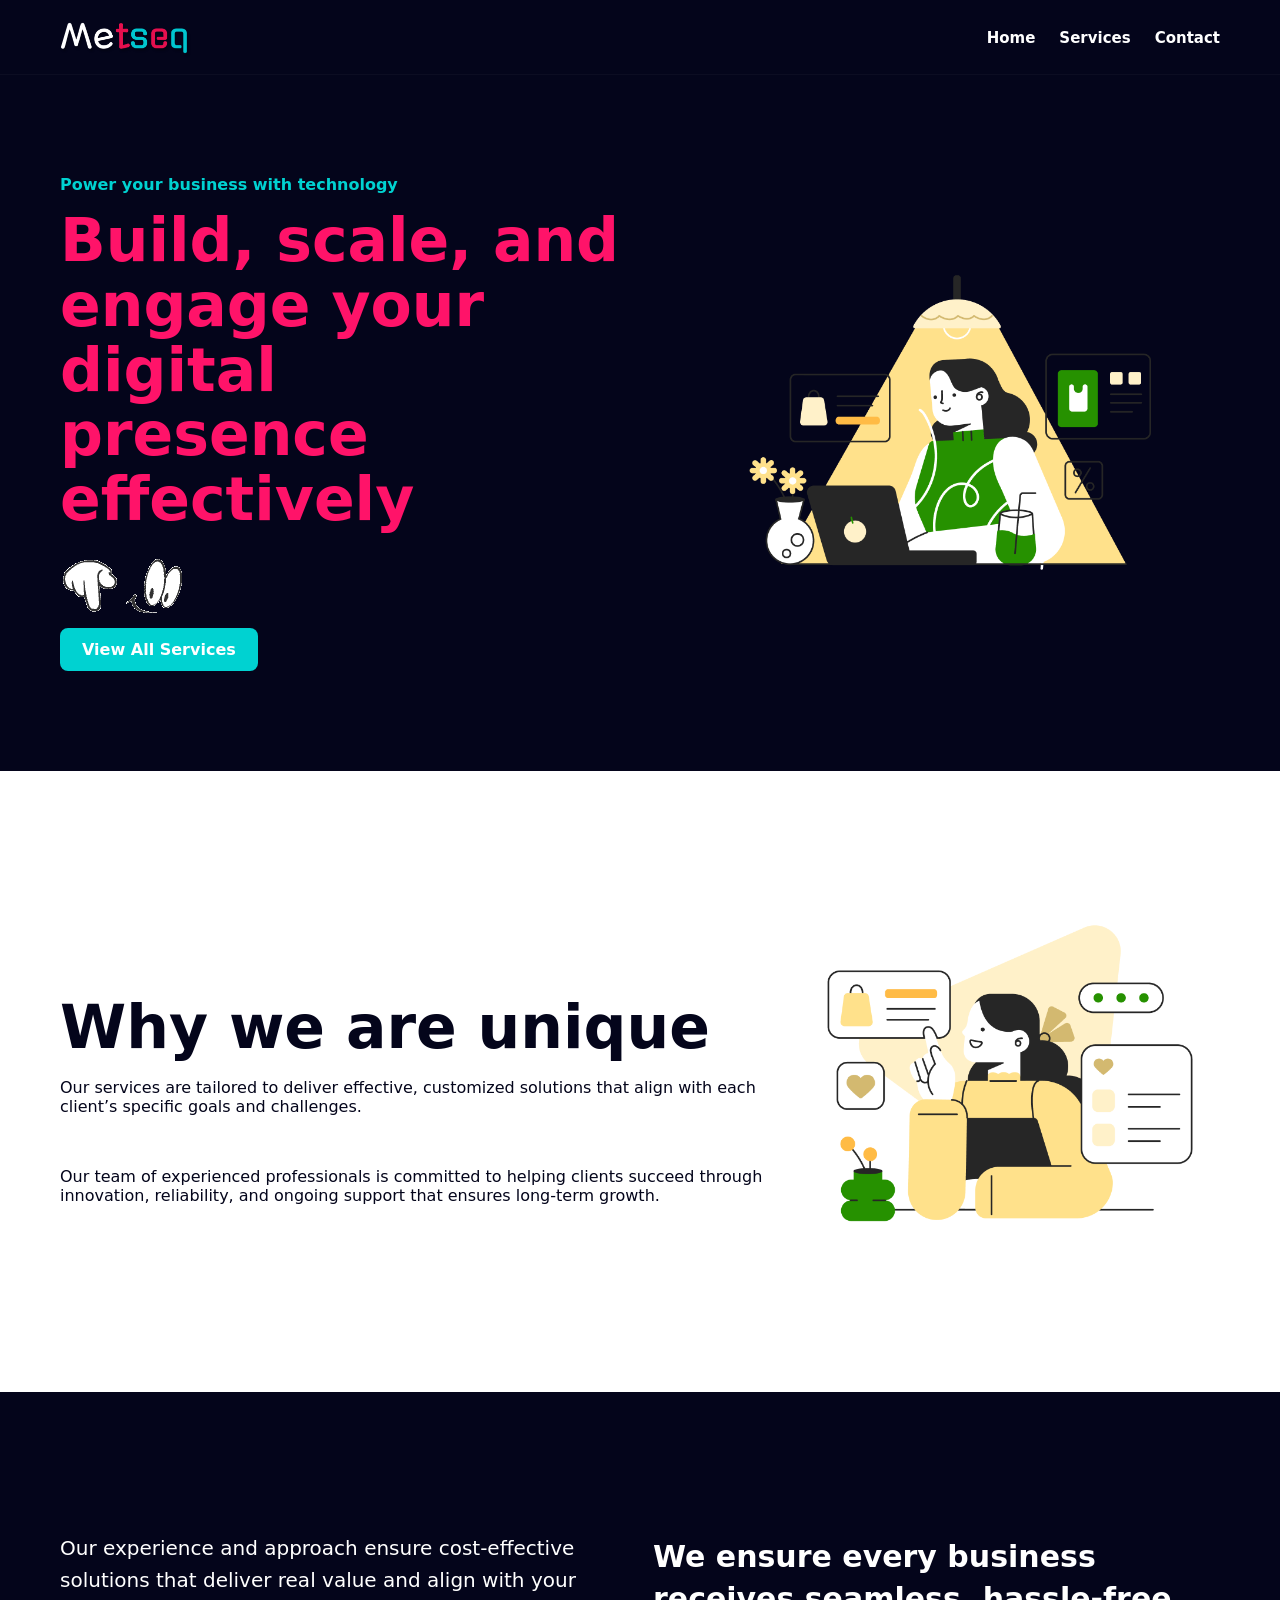
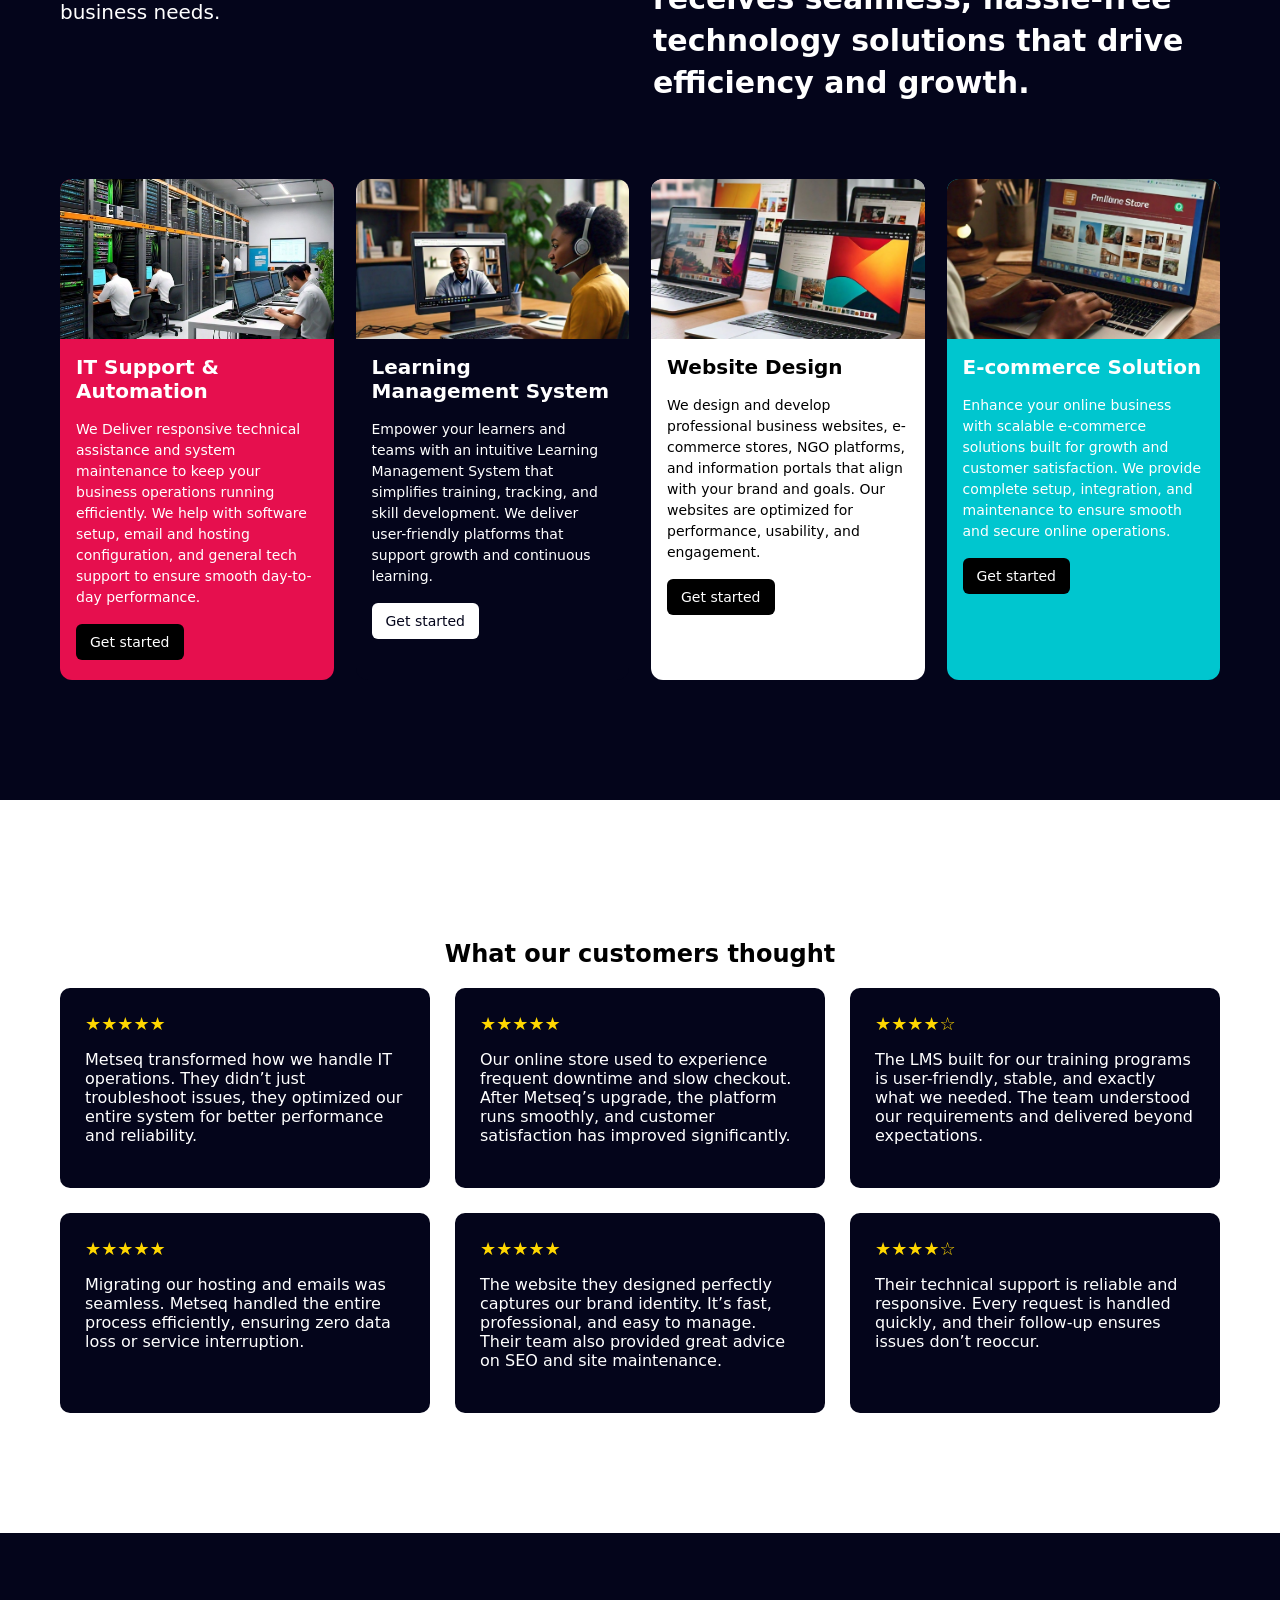
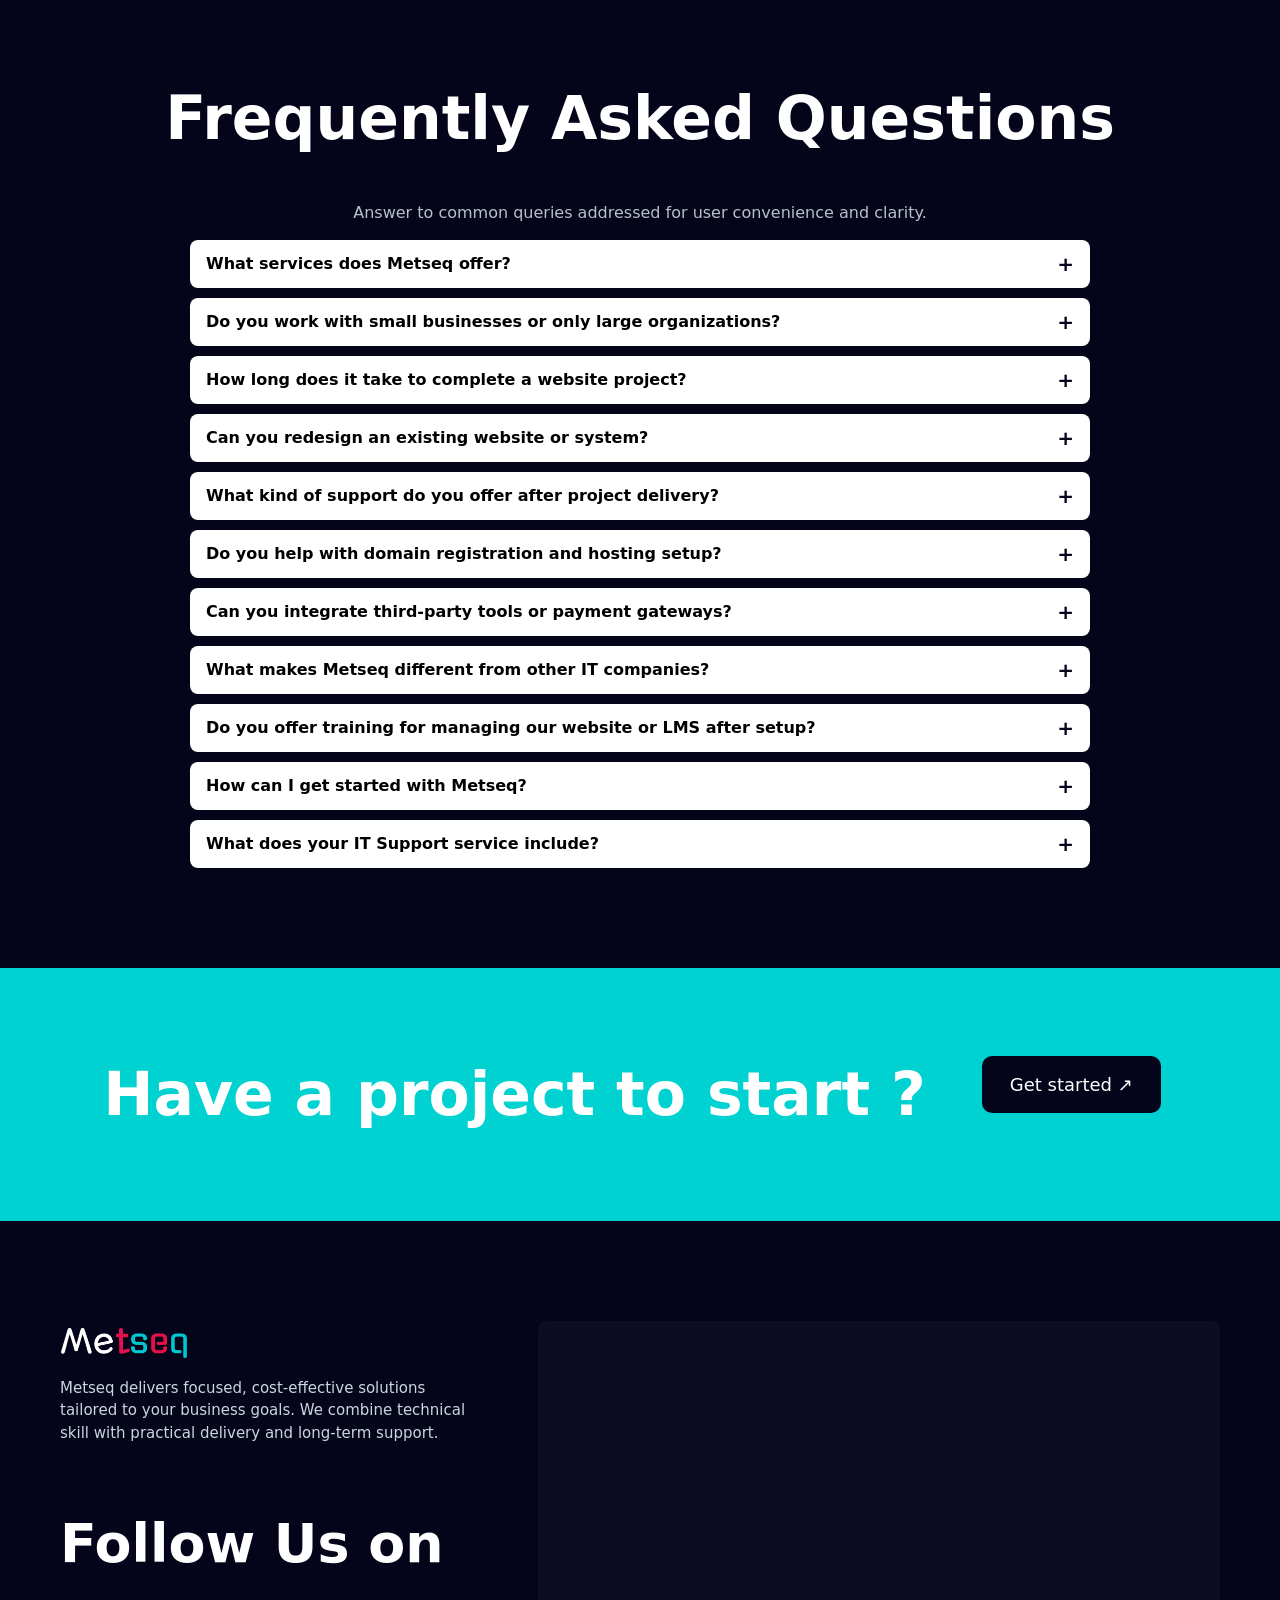
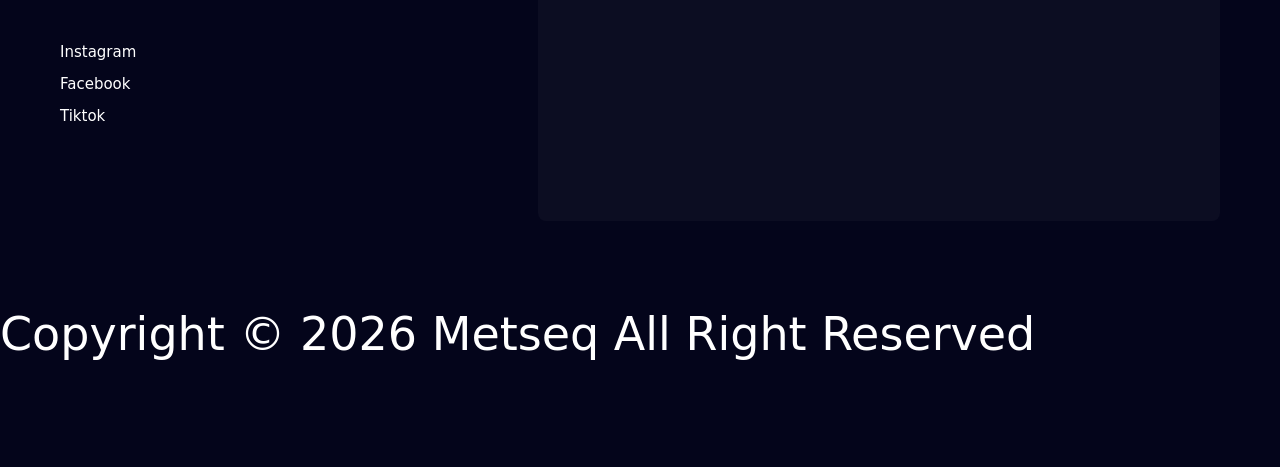
<file: webindex.html>
<!DOCTYPE html>
<html lang="en">
<head>
  <meta charset="UTF-8" />
  <meta name="viewport" content="width=device-width, initial-scale=1.0" />
  <title>Metseq</title>
  <link rel="stylesheet" href="style.css" />
  <!--Onesignal-->
  <script src="https://cdn.onesignal.com/sdks/web/v16/OneSignalSDK.page.js" defer></script>
<script>
  window.OneSignalDeferred = window.OneSignalDeferred || [];
  OneSignalDeferred.push(function(OneSignal) {
    OneSignal.init({
      appId: "5a081ef0-310c-40fd-8c47-dc619d7aadcb",
    });
  });
</script>
  <!--End One signal-->


<!-- Meta Pixel Code -->
<script>
!function(f,b,e,v,n,t,s)
{if(f.fbq)return;n=f.fbq=function(){n.callMethod?
n.callMethod.apply(n,arguments):n.queue.push(arguments)};
if(!f._fbq)f._fbq=n;n.push=n;n.loaded=!0;n.version='2.0';
n.queue=[];t=b.createElement(e);t.async=!0;
t.src=v;s=b.getElementsByTagName(e)[0];
s.parentNode.insertBefore(t,s)}(window, document,'script',
'https://connect.facebook.net/en_US/fbevents.js');
fbq('init', '1695702414251542');
fbq('track', 'PageView');
</script>
<noscript><img height="1" width="1" style="display:none"
src="https://www.facebook.com/tr?id=1695702414251542&ev=PageView&noscript=1"
/></noscript>
<!-- End Meta Pixel Code -->
</head>
<body>

  <!-- HEADER -->
  <header class="header" id="top">
    <div class="nav-container">
      <a href="/" class="logo-link">
        <img src="./images/metseq_logodark.png" alt="logo" class="logo">
      </a>

      <nav>
        <ul class="nav-links">
          <li><a href="/met">Home</a></li>
          <li><a href="#services">Services</a></li>
          <li><a href="https://forms.zohopublic.com/amarismet1/form/Requestacallback/formperma/AwMfyUs2xkZwPQooG8F6fjPX1EoIVQbbxq2AR18FlzU" target="_blank" rel="noopener">Contact</a></li>
        </ul>
      </nav>
    </div>
  </header>

  <!-- HERO -->
  <section class="hero" id="hero">
    <div class="container hero-grid">
      <div class="hero-left">
        <p class="hero-sub">Power your business with technology</p>
        <h1 class="hero-title">Build, scale, and<br>engage your digital<br>presence effectively</h1>
        <img src="./images/thump.gif" alt="Get Started"><br>
        <a href="#services" class="btn-primary">View All Services</a>
      </div>

      <div class="hero-right">
        <img src="./images/gshadedeveloper1.png" alt="hero illustration">
      </div>
    </div>
  </section>

  <!-- UNIQUE SECTION -->
  <section class="unique" id="unique">
    <div class="container unique-grid">
      <div class="unique-text">
        <h1 class="unique-title">Why we are unique</h1>
        <p>Our services are tailored to deliver effective, customized solutions that align with each client’s specific goals and challenges.</p>
       <br>
        <p>Our team of experienced professionals is committed to helping clients succeed through innovation, reliability, and ongoing support that ensures long-term growth.
</p>

      </div>

      <div class="unique-img">
        <img src="./images/gdeveloper2.png" alt="unique illustration">
      </div>
    </div>
  </section>

  <!-- SERVICES -->
<section class="services" id="services">
  <div class="container">

    <!-- services intro 2 columns -->
    <div class="services-intro-grid">
      <div>
        <p>Our experience and approach ensure cost-effective solutions that deliver real value and align with your business needs.</p>
      </div>
      <div>
        <h2>We ensure every business receives seamless, hassle-free technology solutions that drive efficiency and growth.</h2>
      </div>
    </div>

    <!-- services 4 columns -->
    <div class="services-grid">

      <div class="service-card sc-red">
        <img src="./images/Domain&Hosting.jpg" class="service-img">
        <h3>IT Support & Automation</h3>
        <p>We Deliver responsive technical assistance and system maintenance to keep your business operations running efficiently. We help with software setup, email and hosting configuration, and general tech support to ensure smooth day-to-day performance.</p>
        <a href="https://forms.zohopublic.com/amarismet1/form/Requestacallback/formperma/AwMfyUs2xkZwPQooG8F6fjPX1EoIVQbbxq2AR18FlzU" target="_blank" rel="noopener" class="btn-dark">Get started</a>
        <!-- <button class="btn-dark" id="openModal">Get started ↗</button> -->

      </div>

      <div class="service-card sc-dark">
        <img src="./images/LearningManagementSystem.jpg" class="service-img">
        <h3>Learning Management System</h3>
        <p>Empower your learners and teams with an intuitive Learning Management System that simplifies training, tracking, and skill development. We deliver user-friendly platforms that support growth and continuous learning.</p>
       <a href="https://forms.zohopublic.com/amarismet1/form/Requestacallback/formperma/AwMfyUs2xkZwPQooG8F6fjPX1EoIVQbbxq2AR18FlzU" target="_blank" rel="noopener" class="btn-dark-light">Get started</a>

         <!-- <button class="btn-dark-light" id="openModal">Get started ↗</button> -->
      </div>

      <div class="service-card sc-white">
        <img src="./images/WebsiteDesign.jpg" class="service-img">
        <h3>Website Design</h3>
        <p>We design and develop professional business websites, e-commerce stores, NGO platforms, and information portals that align with your brand and goals. Our websites are optimized for performance, usability, and engagement.</p>
       <a href="https://forms.zohopublic.com/amarismet1/form/Requestacallback/formperma/AwMfyUs2xkZwPQooG8F6fjPX1EoIVQbbxq2AR18FlzU" target="_blank" rel="noopener" class="btn-dark">Get started</a>

         <!-- <button class="btn-dark" id="openModal">Get started ↗</button> -->
      </div>

      <div class="service-card sc-cyan">
        <img src="./images/eCommerce.jpg" class="service-img">
        <h3>E-commerce Solution</h3>
        <p>Enhance your online business with scalable e-commerce solutions built for growth and customer satisfaction. We provide complete setup, integration, and maintenance to ensure smooth and secure online operations.</p>
       <a href="https://forms.zohopublic.com/amarismet1/form/Requestacallback/formperma/AwMfyUs2xkZwPQooG8F6fjPX1EoIVQbbxq2AR18FlzU" target="_blank" rel="noopener" class="btn-dark">Get started</a>

         <!-- <button class="btn-dark" id="openModal">Get started ↗</button> -->
      </div>

    </div>
  </div>
</section>

<!-- TESTIMONIAL -->
<section class="testimonial" id="testimonial">
  <div class="container">
    <h1>What our customers thought</h1>

    <div class="testimonial-grid">

      <div class="testimonial-card">
        <div class="stars">★★★★★</div>
        <p>Metseq transformed how we handle IT operations. They didn’t just troubleshoot issues, they optimized our entire system for better performance and reliability.</p>
      </div>

      <div class="testimonial-card">
        <div class="stars">★★★★★</div>
        <p>Our online store used to experience frequent downtime and slow checkout. After Metseq’s upgrade, the platform runs smoothly, and customer satisfaction has improved significantly.</p>
      </div>

      <div class="testimonial-card">
        <div class="stars">★★★★☆</div>
        <p>The LMS built for our training programs is user-friendly, stable, and exactly what we needed. The team understood our requirements and delivered beyond expectations.</p>
      </div>

      <div class="testimonial-card">
        <div class="stars">★★★★★</div>
        <p>Migrating our hosting and emails was seamless. Metseq handled the entire process efficiently, ensuring zero data loss or service interruption.</p>
      </div>

      <div class="testimonial-card">
        <div class="stars">★★★★★</div>
        <p>The website they designed perfectly captures our brand identity. It’s fast, professional, and easy to manage. Their team also provided great advice on SEO and site maintenance.</p>
      </div>

      <div class="testimonial-card">
        <div class="stars">★★★★☆</div>
        <p>Their technical support is reliable and responsive. Every request is handled quickly, and their follow-up ensures issues don’t reoccur.</p>
      </div>

    </div>
  </div>
</section>


  <!-- FAQ -->
  <section class="faq">
    <div class="container">
      <h1 class="faq-title">Frequently Asked Questions</h1>
      <p class="faq-intro">Answer to common queries addressed for user convenience and clarity.</p>

      <div class="faq-box">

        <details>
        <summary><b>What services does Metseq offer?</b></summary>
        <p>We provide a range of IT solutions including website design, e-commerce development, LMS setup, IT support, hosting configuration, and custom software solutions tailored to your business needs.</p>
        </details>

        <details>
        <summary><b>Do you work with small businesses or only large organizations?</b></summary>
        <p>We work with businesses of all sizes. Our solutions are scalable, allowing startups and growing companies to benefit from professional tech services at flexible budgets.</p>
        </details>

        <details>
        <summary><b>How long does it take to complete a website project?</b></summary>
        <p>Project timelines depend on complexity and requirements. A standard business website usually takes between 2 to 4 weeks, while more advanced or custom builds may take longer.</p>
        </details>

        <details>
        <summary><b>Can you redesign an existing website or system?</b></summary>
        <p>Yes. We can upgrade or redesign existing websites, e-commerce stores, or LMS platforms to improve performance, security, and modern appearance without losing your data.</p>
        </details>

        <details>
        <summary><b>What kind of support do you offer after project delivery?</b></summary>
        <p>We provide continuous post-launch support, including maintenance, updates, and troubleshooting to ensure your system remains secure and fully functional.</p>
        </details>

        <details>
        <summary><b>Do you help with domain registration and hosting setup?</b></summary>
        <p>Yes. We assist with domain registration, hosting setup, and configuration to ensure your website or system runs smoothly from day one.</p>
        </details>

        <details>
        <summary><b>Can you integrate third-party tools or payment gateways?</b></summary>
        <p>Absolutely. We integrate secure third-party tools such as payment gateways, CRM systems, email platforms, and analytics tools depending on your business needs.</p>
        </details>

        <details>
        <summary><b>What makes Metseq different from other IT companies?</b></summary>
        <p>We focus on personalized service, fast delivery, and practical solutions that match your goals and budget. Every project is handled with attention to detail and long-term support in mind.</p>
        </details>

        <details>
        <summary><b>Do you offer training for managing our website or LMS after setup?</b></summary>
        <p>Yes. We provide hands-on guidance and documentation so your team can easily manage updates, content, and user access without needing constant technical assistance.</p>
        </details>

             <details>
          <summary><b>How can I get started with Metseq?</b></summary>
          <p>
            Simply contact us through 
            <a href="https://forms.zohopublic.com/amarismet1/form/Requestacallback/formperma/AwMfyUs2xkZwPQooG8F6fjPX1EoIVQbbxq2AR18FlzU" target="_blank" rel="noopener">contact form</a> 
            or 
            <a href="mailto:mail@metseq.com">email</a>. 
            We’ll schedule a quick consultation to understand your needs and provide a clear proposal with timelines and costs.
          </p>
        </details>


        <details>
        <summary><b>What does your IT Support service include?</b></summary>
        <p>Our IT Support covers troubleshooting, system maintenance, software setup, email and hosting configuration, and general tech assistance. We ensure your business operations stay efficient and experience minimal downtime.</p>
        </details>

      </div>
    </div>
  </section>

  <!-- CTA OLD-->
  <section class="cta">
    <div class="container cta-inner">
      <h1 class="cta-title">Have a project to start ?</h1>
      <a href="https://forms.zohopublic.com/amarismet1/form/Requestacallback/formperma/AwMfyUs2xkZwPQooG8F6fjPX1EoIVQbbxq2AR18FlzU" target="_blank" rel="noopener" class="btn-dark">Get started ↗</a>
    </div>
  </section>

<!-- <!-- CTA -->
<!-- <section class="cta">
  <div class="container cta-inner">
    <h1 class="cta-title">Have a project to start ?</h1>
    <button class="btn-dark" id="openModal">Get started ↗</button>
  </div>
</section> -->

<!-- MODAL (HIDDEN BY DEFAULT) -->
<div id="modalOverlay" class="modal-overlay">
  <div class="modal-content">
    <button class="modal-close" id="closeModal">&times;</button>

    <iframe 
      src="https://sqtc.notion.site/ebd/293abf7c410d80c2913ff2d6cba2abe9"
      width="100%" 
      height="400" 
      frameborder="0" 
      allowfullscreen>
    </iframe>

  </div>
</div>

  
  <!-- FOOTER -->
  <footer class="footer">
    <div class="container footer-grid">
      <div class="footer-left">
        <img src="./images/metseq_logodark.png" alt="logo" class="logo">
        <p class="footer-text">Metseq delivers focused, cost-effective solutions tailored to your business goals. We combine technical skill with practical delivery and long-term support.</p>
      <h3>Follow Us on</h3>
            <a href="https://instagram.com/_metseq" target="_blank" rel="noopener">Instagram</a>
            <a href="https://facebook.com/metseq" target="_blank" rel="noopener">Facebook</a>
            <a href="https://tiktok.com/metseq" target="_blank" rel="noopener">Tiktok</a>
      </div>

      <div class="footer-right" id="footer-form">
        <!-- Paste your Notion embed iframe or script here -->
        <div class="form-placeholder">
          <!-- <p>Get exclusive updates and offers! Subscribe now for the latest insights delivered to your inbox.</p> -->
<iframe aria-label='Email Subscription' frameborder="0" style="height:500px;width:99%;border:none;" src='https://forms.zohopublic.com/amarismet1/form/EmailSubscription/formperma/FqfXYTzQUOuTZHmJR5OFWLlXt8d-Hm0C74Fk8RurVMc'></iframe>
        </div>
      </div>
    </div>

    <!--Copyright-->
    <p>Copyright © 2026 Metseq All Right Reserved</p>
  </footer>

 <!--Get Started popup JS-->
  <script>
  const openModal = document.getElementById("openModal");
  const closeModal = document.getElementById("closeModal");
  const modalOverlay = document.getElementById("modalOverlay");

  openModal.addEventListener("click", () => {
    modalOverlay.style.display = "flex";
  });

  closeModal.addEventListener("click", () => {
    modalOverlay.style.display = "none";
  });

  window.addEventListener("click", (e) => {
    if (e.target === modalOverlay) {
      modalOverlay.style.display = "none";
    }
  });
</script>
 <!--Get Started popup JS-->

  
<!--Start of Tawk.to Script-->
<script type="text/javascript">
var Tawk_API=Tawk_API||{}, Tawk_LoadStart=new Date();
(function(){
var s1=document.createElement("script"),s0=document.getElementsByTagName("script")[0];
s1.async=true;
s1.src='https://embed.tawk.to/5c0bbf3a67f72462651fa349/default';
s1.charset='UTF-8';
s1.setAttribute('crossorigin','*');
s0.parentNode.insertBefore(s1,s0);
})();
</script>
<!--End of Tawk.to Script-->
</body>
</html>
</file>
<file: style.css>
/* Reset and base */
* { box-sizing: border-box; }
html { scroll-behavior: smooth; }
body {
  margin: 0;
  font-family: "Poppins", Inter, system-ui, -apple-system, "Segoe UI", Roboto, "Helvetica Neue", Arial;
  background: #04061B;
  color: #ffffff;
  overflow-x: hidden;
}

/* Layout container */
.container {
  max-width: 1200px;
  margin: 0 auto;
  padding: 40px 20px;
}

/* NAV / HEADER */
.header {
  background: #04051b;
  color: #fff;
  position: sticky;
  top: 0;
  z-index: 40;
  border-bottom: 1px solid rgba(255,255,255,0.03);
}
.nav-container {
  max-width: 1200px;
  margin: 0 auto;
  padding: 16px 20px;
  display: flex;
  align-items: center;
  justify-content: space-between;
}
.logo { height: 42px; width: auto; display: block; }
.nav-links { display: flex; gap: 24px; list-style: none; margin: 0; padding: 0; }
.nav-links a { color: #fff; text-decoration: none; font-weight: 600; font-size: 15px; }

/* HERO */
.hero {
  background: #04051b;
  padding: 60px 0;
}
.hero-grid {
  display: grid;
  grid-template-columns: 1fr 480px;
  gap: 40px;
  align-items: center;
}
.hero-left { padding-right: 10px; }
.hero-sub {
  color: #00D2D1;
  margin: 0 0 14px;
  font-weight: 600;
}
.hero-title {
  color: #FF1369;
  font-size: 60px;
  line-height: 1.08;
  margin: 0 0 22px;
  font-weight: 800;
}
.btn-primary {
  background: #00D2D1;
  color: #fff;
  padding: 12px 22px;
  border-radius: 8px;
  text-decoration: none;
  font-weight: 700;
  display: inline-block;
}

/* hero image sizing */
.hero-right img {
  max-width: 420px;
  width: 100%;
  height: auto;
  display: block;
}

/* UNIQUE SECTION */
.unique {
 background: #ffffff;
  color: #04051b;
  padding-top: 60px;
  padding-bottom: 60px;
}
.unique-title {
  font-size: 60px;
  font-weight: 700;
  margin-bottom: 14px;
}
.unique-grid {
  display: grid;
  grid-template-columns: 1fr 420px;
  gap: 32px;
  align-items: center;
}
.unique-img img {
  max-width: 420px;
  width: 100%;
  height: auto;
  display: block;
}

/* SERVICES *//* SERVICES */
.services {
  background: #04051b;
  padding: 80px 0;
}

.services-intro-grid {
  display: grid;
  grid-template-columns: repeat(2, 1fr);
  gap: 26px;
  margin-bottom: 50px;
}

.services-intro-grid p {
  font-size: 20px;
  /* color: #000; */
  line-height: 1.6;
}

.services-intro-grid h2 {
  font-size: 30px;
  font-weight: 700;
  /* color: #000; */
  line-height: 1.4;
}

/* 4-column service */
.services-grid {
  display: grid;
  grid-template-columns: repeat(4, 1fr);
  gap: 22px;
}

/* service cards */
.service-card {
  border-radius: 12px;
  padding: 0;
  overflow: hidden;
  color: #ffffff;
}

.service-img {
  width: 100%;
  height: 160px;
  object-fit: cover;
  display: block;
}

/* bg colors in order */
.sc-red { background: #e60f4e; }
.sc-dark { background: #04051b; }
.sc-white { background: #ffffff; color: #000; }
.sc-cyan { background: #00c6cf; }

/* service content */
.service-card h3 {
  margin: 16px;
  font-size: 20px;
}

.service-card p {
  margin: 0 16px 16px;
  font-size: 14px;
  line-height: 1.5;
}

/* buttons */
.btn-dark, .btn-dark-light {
  display: inline-block;
  margin: 0 16px 20px;
  padding: 10px 14px;
  border-radius: 6px;
  font-size: 14px;
  text-decoration: none;
}

.btn-dark {
  background: #000;
  color: #fff;
}

.btn-dark-light {
  background: #ffffff;
  color: #04051b;
}

/* responsive */
@media (max-width: 900px) {
  .services-grid { grid-template-columns: repeat(2, 1fr); }
}

@media (max-width: 600px) {
  .services-intro-grid { grid-template-columns: 1fr; }
  .services-grid { grid-template-columns: 1fr; }
}


/* TESTIMONIAL */
.testimonial {
  background: #ffffff;
  padding: 80px 0;
  color: #000;
}

.testimonial .container {
  max-width: 1200px;
  margin: auto;
  text-align: center;
}

.testimonial h2 {
  font-size: 32px;
  font-weight: 700;
  margin-bottom: 40px;
  color: #04051b;
}

/* testimonial grid */
.testimonial-grid {
  display: grid;
  grid-template-columns: repeat(3, 1fr);
  gap: 25px;
  margin-top: 10px;
}

.testimonial-card {
  background: #04051b;
  color: #ffffff;
  padding: 25px;
  border-radius: 10px;
  text-align: left;
  transition: transform 0.25s ease;
  min-height: 200px;
}

.testimonial-card:hover {
  transform: scale(1.03);
}

.testimonial-card .stars {
  color: gold;
  font-size: 18px;
  margin-bottom: 10px;
}

/* responsive */
@media (max-width: 900px) {
  .testimonial-grid {
    grid-template-columns: repeat(2, 1fr);
  }
}

@media (max-width: 600px) {
  .testimonial-grid {
    grid-template-columns: repeat(1, 1fr);
  }
}

/* responsive */
@media (max-width: 900px) {
  .testimonial-grid {
    grid-template-columns: repeat(2, 1fr);
  }
}

@media (max-width: 600px) {
  .testimonial-grid {
    grid-template-columns: repeat(1, 1fr);
  }
}

  

/* FAQ */
.faq {
  background: #04051b;
  padding: 60px 0;
  text-align: center;
}
.faq-title{
   font-size: 60px;
}

.faq-intro { 
  color: #b8c0c8; 
  margin-bottom: 18px; 
  
}

.faq-box { 
  display: grid; 
  gap: 10px; 
  max-width: 900px;
  margin: 0 auto;
  text-align: left;
}

details {
  background: #ffffff;
  color: #000;
  padding: 12px 16px;
  border-radius: 8px;
  position: relative;
}

/* ─── Toggle icon ─── */
details summary {
  cursor: pointer;
  font-weight: 700;
  list-style: none;
  display: flex;
  justify-content: space-between;
  align-items: center;
}

/* icon default: ➕ */
details summary::after {
  content: "+";
  font-size: 20px;
  font-weight: 700;
  color: #04051b;
}

/* icon when open: ✖ */
details[open] summary::after {
  content: "×";
  font-size: 22px;
  font-weight: 700;
  color: #04051b;
}

/* answer text */
details p { 
  margin: 10px 0 0; 
  color: #222; 
  line-height: 1.45;
}



/* CTA */
.cta {
  background: #00D2D1;
  color: #fff;
  padding: 48px 0;
  text-align: center;
}

.cta-inner {
  display:flex;
  gap:40px;
  align-items:center;
  justify-content:center;
  flex-wrap:wrap;
}

.cta-title {
  font-size: 60px;
  font-weight: 700;
  margin: 0;
}

/* Bigger button, fixed size */
.cta .btn-dark {
  background: #04051b;
  color: #fff;
  padding: 18px 28px;
  font-size: 18px;
  border-radius: 10px;
  display: inline-block;
  text-decoration: none;
}


/* notion popup form */
/* MODAL */
.modal-overlay {
  position: fixed;
  top: 0;
  left: 0;
  width: 100%;
  height: 100%;
  background: rgba(0,0,0,0.7);
  display: none;
  align-items: center;
  justify-content: center;
  padding: 20px;
  z-index: 1000;
}

.modal-content {
  background: #fff;
  width: 90%;
  max-width: 750px;
  border-radius: 10px;
  padding: 20px;
  position: relative;
}

.modal-close {
  position: absolute;
  top: 10px;
  right: 15px;
  background: transparent;
  border: none;
  font-size: 28px;
  cursor: pointer;
}
/* End notion popup style */

/* FOOTER */
.footer {
  background: #04051b;
  color: #fff;
  padding: 60px 0;
  font-size: 46px;

}

.footer-grid {
  display: flex;
  gap: 24px;
  justify-content: space-between;
  align-items: flex-start; /* align items from top */
}

/* LEFT COLUMN */
.footer-left {
  width: 40%;
  display: flex;
  flex-direction: column; /* stack logo on top of text */
  align-items: flex-start; /* align to left */
  gap: 14px;
}

.footer-logo { 
  width: 140px; 
  height: auto; 
  display: block; 
}

.footer-text { 
  margin: 0; 
  color: #cbd5df; 
  line-height: 1.5; 
  max-width: 90%;
  font-size: 15px;
}

/*Footer Link */
.footer a {
  font-size: 15px;
  color: #fff;
  text-decoration: none;
}

.footer a:hover {
  color: #cbd5df;
}


/* RIGHT COLUMN (NOTION FORM) */
.footer-right { 
  width: 60%; 
  display: flex; 
  align-items: flex-start; /* align from top */
  justify-content: center; 
}

.form-placeholder {
  width: 100%;
  min-height: 120px;
  border-radius: 8px;
  background: rgba(255,255,255,0.03);
  display: flex;
  align-items: center;
  justify-content: center;
  color: #bfc8d2;
  font-size: 15px;
}


/* Responsive breakpoints */
@media (max-width: 1100px) {
  .hero-grid { grid-template-columns: 1fr 380px; }
  .unique-grid { grid-template-columns: 1fr 360px; }
  .testimonial-grid { grid-template-columns: repeat(2, 45%); }
}
@media (max-width: 900px) {
  .nav-links { gap: 14px; }
  .hero-grid { grid-template-columns: 1fr; text-align: center; gap: 24px; }
  .hero-left { order: 2; }
  .hero-right { order: 1; }
  .unique-grid { grid-template-columns: 1fr; text-align: center; }
  .footer-grid { flex-direction: column; align-items: flex-start; gap: 18px; }
  .footer-left { width: 100%; align-items: flex-start; }
  .footer-right { width: 100%; }
}
@media (max-width: 600px) {
  .hero-title { font-size: 32px; }
  .service-media { height: 140px; }
  .container { padding: 24px 16px; }
  .testimonial-grid { grid-template-columns: 1fr; }
}
</file>
